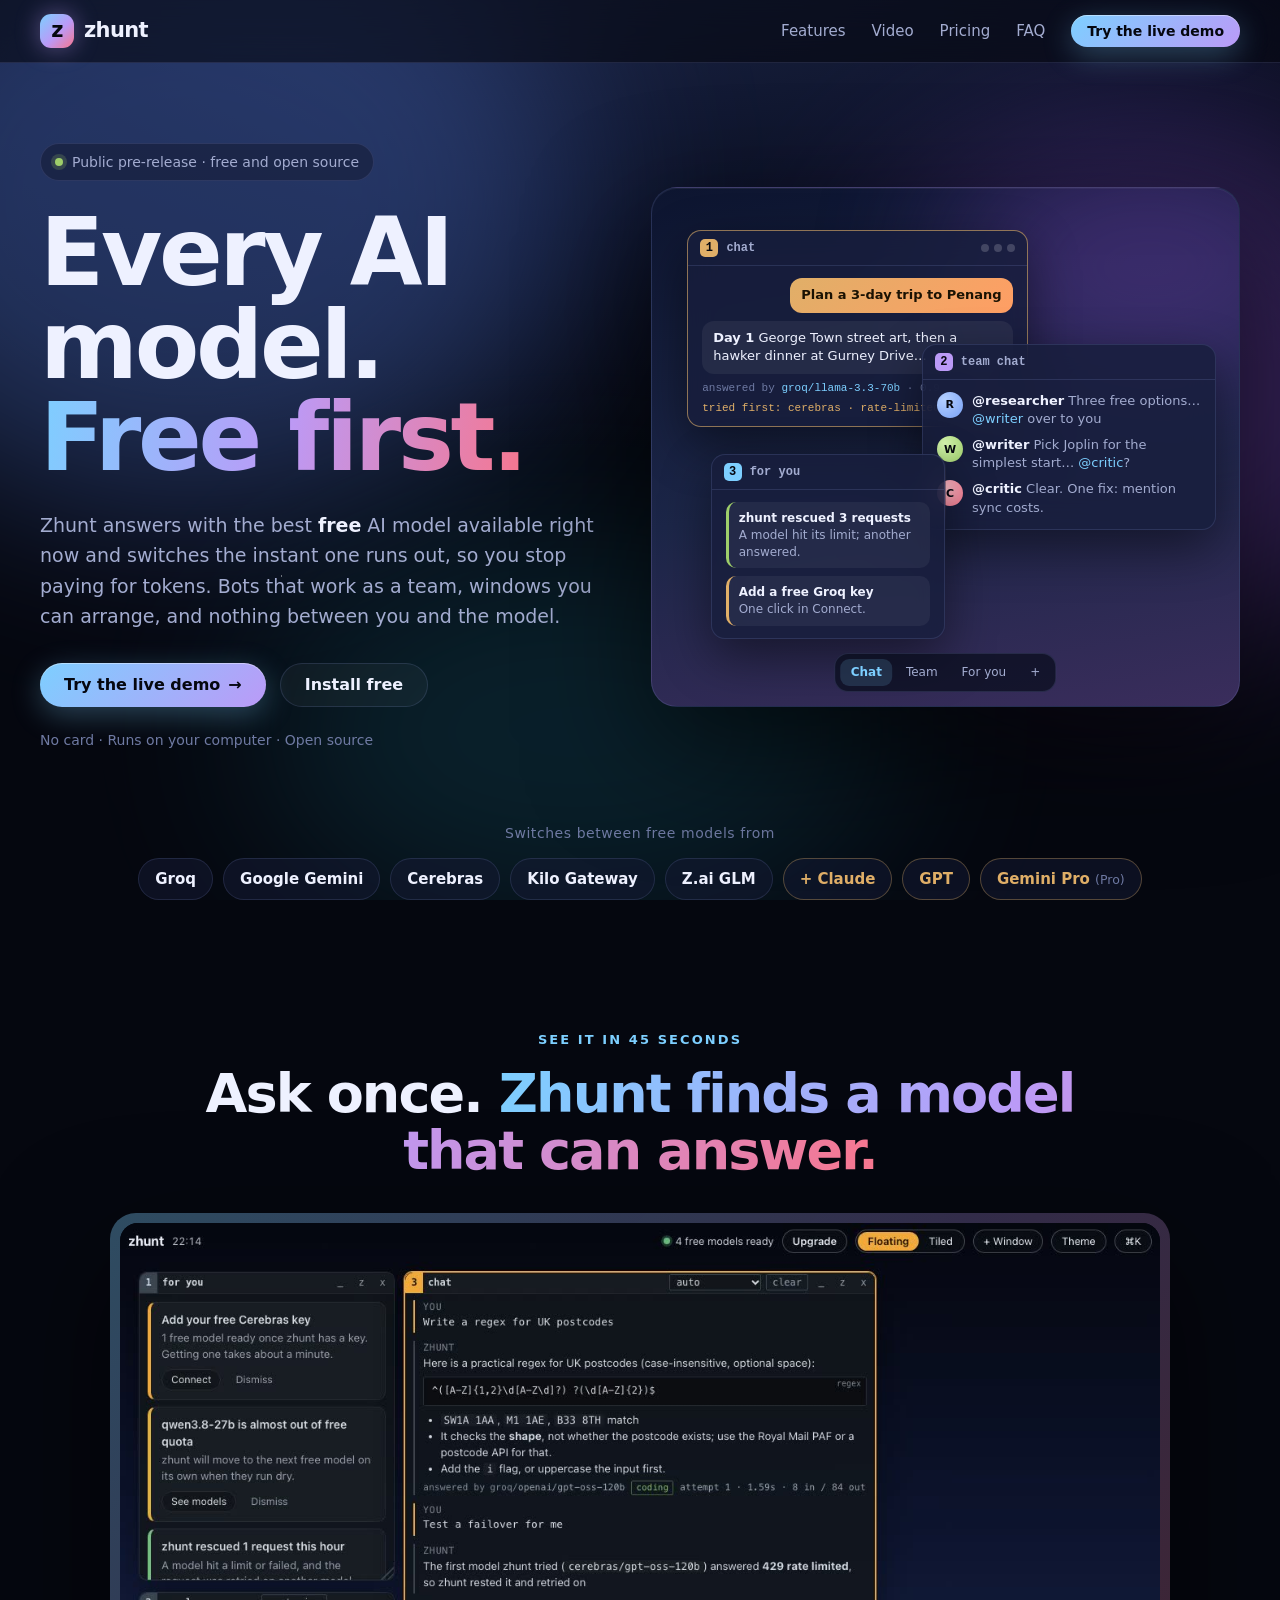
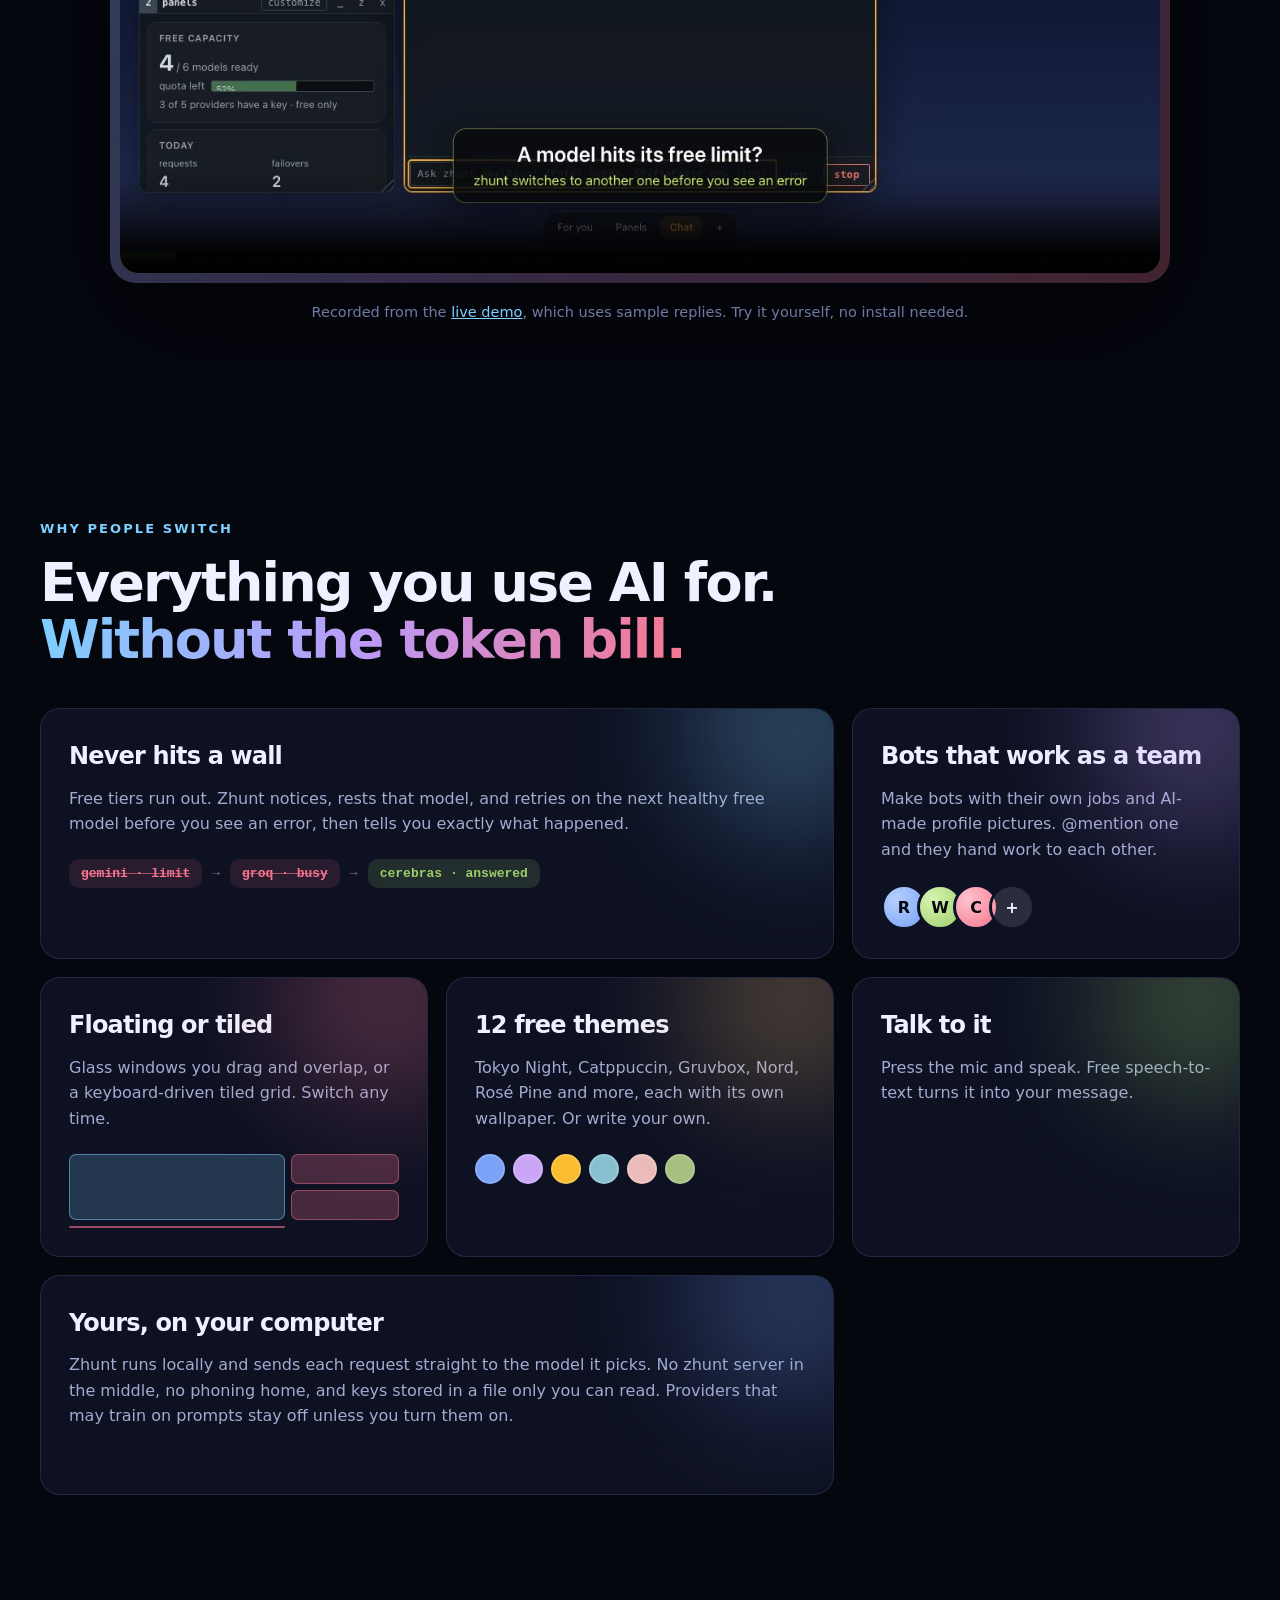
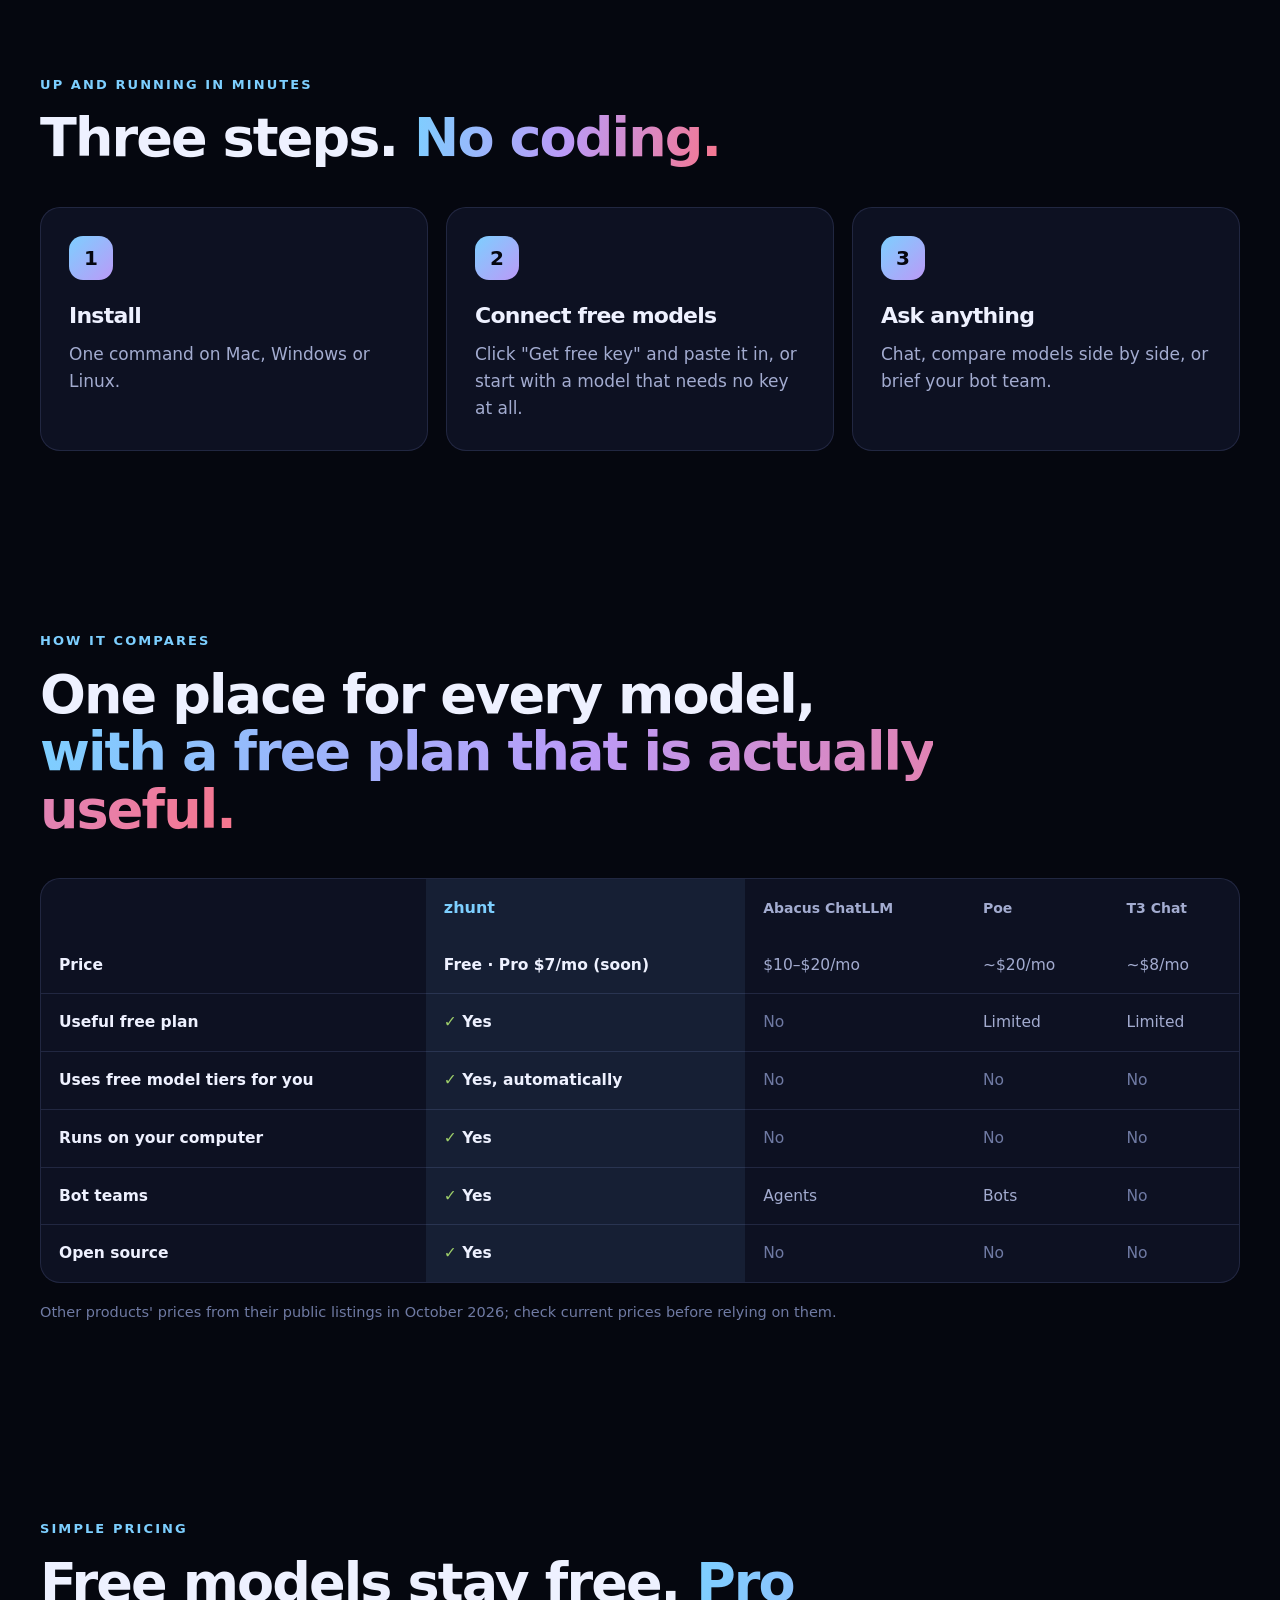
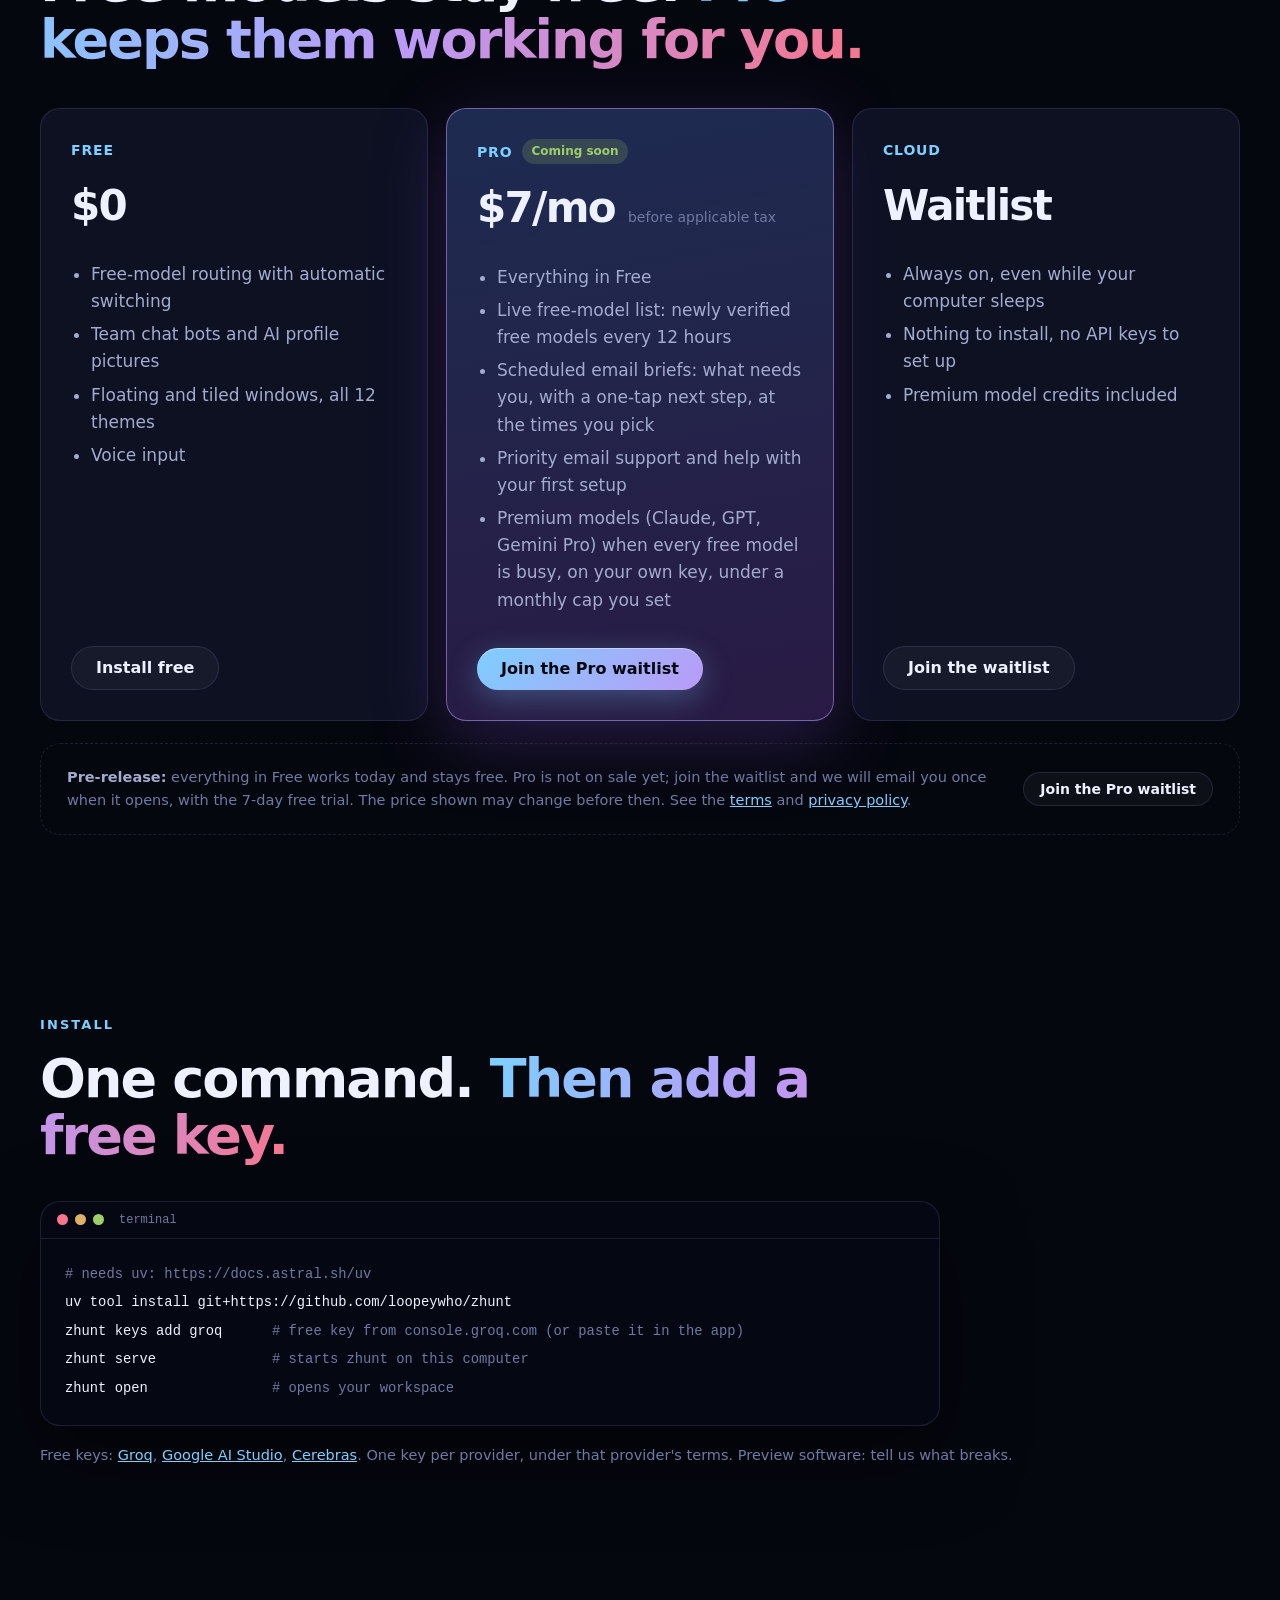
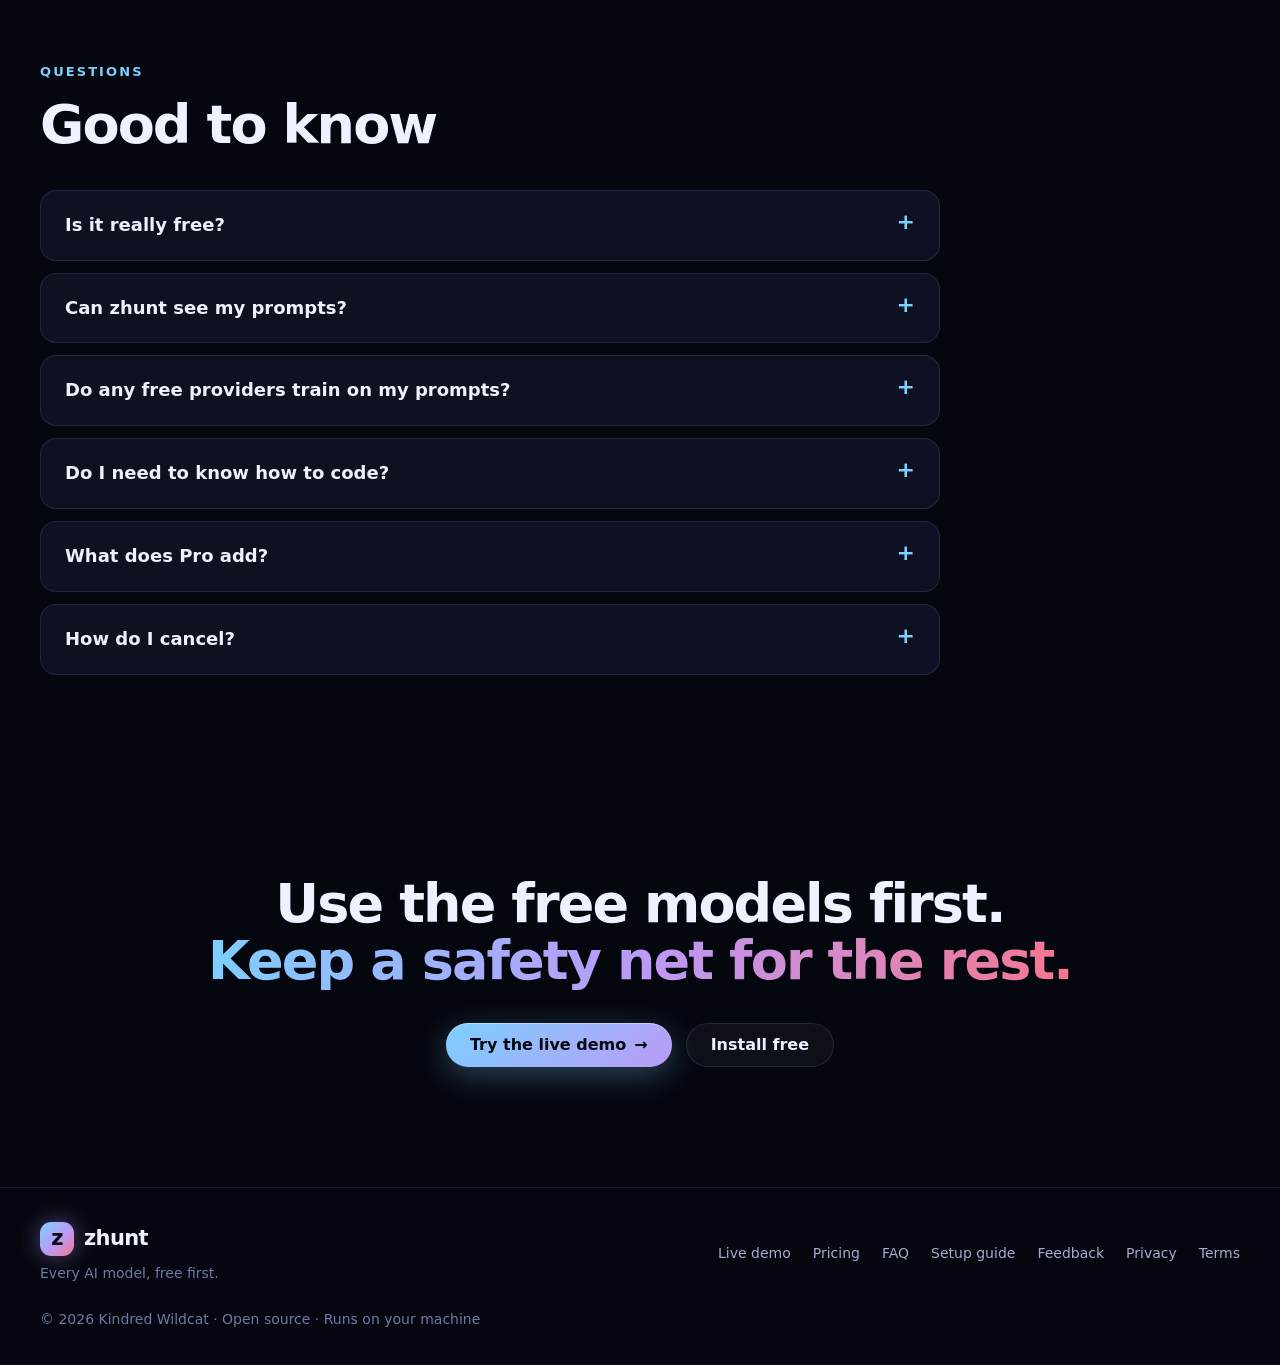
<file: site/index.html>
<!doctype html>
<html lang="en">
  <head>
    <meta charset="utf-8" />
    <meta name="viewport" content="width=device-width, initial-scale=1" />
    <meta name="description" content="Zhunt is a free AI workspace that answers with the best free model available and switches the moment one runs out. Team chat bots, floating or tiled windows, voice, and themes. Runs on your computer." />
    <link rel="canonical" href="https://zhunt.kindredwildcat.com/" />
    <meta property="og:type" content="website" />
    <meta property="og:site_name" content="Zhunt" />
    <meta property="og:title" content="Zhunt — Every AI model, free first" />
    <meta property="og:description" content="A free, open-source AI workspace on your own computer. It uses the free tiers of Groq, Gemini, Cerebras and more, and switches the moment one runs out. Works with no API keys." />
    <meta property="og:url" content="https://zhunt.kindredwildcat.com/" />
    <meta property="og:image" content="https://zhunt.kindredwildcat.com/media/zhunt-demo-poster.jpg" />
    <meta property="og:image:width" content="1280" />
    <meta property="og:image:height" content="800" />
    <meta property="og:image:alt" content="The Zhunt workspace: chat and team-chat windows answering with free AI models" />
    <meta name="twitter:card" content="summary_large_image" />
    <meta name="twitter:title" content="Zhunt — Every AI model, free first" />
    <meta name="twitter:description" content="A free, open-source AI workspace on your own computer. It uses the free tiers of Groq, Gemini, Cerebras and more, and switches the moment one runs out. Works with no API keys." />
    <meta name="twitter:image" content="https://zhunt.kindredwildcat.com/media/zhunt-demo-poster.jpg" />
    <script type="application/ld+json">{"@context": "https://schema.org", "@type": "SoftwareApplication", "name": "Zhunt", "description": "A free, open-source AI workspace on your own computer. It uses the free tiers of Groq, Gemini, Cerebras and more, and switches the moment one runs out. Works with no API keys.", "url": "https://zhunt.kindredwildcat.com/", "applicationCategory": "DeveloperApplication", "operatingSystem": "macOS, Linux, Windows", "license": "https://opensource.org/licenses/MIT", "codeRepository": "https://github.com/loopeywho/zhunt", "image": "https://zhunt.kindredwildcat.com/media/zhunt-demo-poster.jpg", "offers": {"@type": "Offer", "price": "0", "priceCurrency": "USD"}}</script>
    <meta name="theme-color" content="#05070f" />
    <title>Zhunt — Every AI model, free first</title>
    <link rel="icon" href="favicon.svg" type="image/svg+xml" />
    <link rel="stylesheet" href="styles.css" />
  </head>
  <body>
    <div class="sky" aria-hidden="true"><span class="glow g1"></span><span class="glow g2"></span><span class="glow g3"></span><span class="stars"></span></div>

    <header class="nav-bar">
      <a class="brand" href="#top" aria-label="Zhunt home"><span class="brand-mark" aria-hidden="true">z</span><span>zhunt</span></a>
      <nav class="nav" aria-label="Primary">
        <a href="#features">Features</a>
        <a href="#video">Video</a>
        <a href="#pricing">Pricing</a>
        <a href="#faq">FAQ</a>
        <a class="btn btn-glow btn-sm" href="/demo/">Try the live demo</a>
      </nav>
    </header>

    <main id="top">
      <section class="hero">
        <div class="hero-copy">
          <p class="pill"><span class="dot"></span> Public pre-release · free and open source</p>
          <h1>Every AI model.<br /><span class="gradient-text">Free first.</span></h1>
          <p class="lede">Zhunt answers with the best <strong>free</strong> AI model available right now and switches the instant one runs out, so you stop paying for tokens. Bots that work as a team, windows you can arrange, and nothing between you and the model.</p>
          <div class="hero-actions">
            <a class="btn btn-glow" href="/demo/">Try the live demo <span aria-hidden="true">→</span></a>
            <a class="btn btn-ghost" href="#install">Install free</a>
          </div>
          <p class="trust">No card · Runs on your computer · Open source</p>
        </div>

        <div class="desk" role="img" aria-label="Preview of the zhunt workspace: a chat window, a team chat with three bots, and suggestion cards">
          <div class="win win-chat">
            <div class="win-head"><span class="win-idx">1</span>chat<span class="win-dots"><i></i><i></i><i></i></span></div>
            <div class="win-body">
              <p class="bubble you">Plan a 3-day trip to Penang</p>
              <p class="bubble ai"><b>Day 1</b> George Town street art, then a hawker dinner at Gurney Drive…</p>
              <p class="meta">answered by <span>groq/llama-3.3-70b</span> · 0.9 s · free</p>
              <p class="meta warn">tried first: cerebras · rate-limited → switched</p>
            </div>
          </div>
          <div class="win win-team">
            <div class="win-head"><span class="win-idx">2</span>team chat</div>
            <div class="win-body">
              <p class="bot"><span class="av av1">R</span><span><b>@researcher</b> Three free options… <em>@writer</em> over to you</span></p>
              <p class="bot"><span class="av av2">W</span><span><b>@writer</b> Pick Joplin for the simplest start… <em>@critic</em>?</span></p>
              <p class="bot"><span class="av av3">C</span><span><b>@critic</b> Clear. One fix: mention sync costs.</span></p>
            </div>
          </div>
          <div class="win win-foryou">
            <div class="win-head"><span class="win-idx">3</span>for you</div>
            <div class="win-body">
              <p class="card-mini ok"><b>zhunt rescued 3 requests</b><br />A model hit its limit; another answered.</p>
              <p class="card-mini acc"><b>Add a free Groq key</b><br />One click in Connect.</p>
            </div>
          </div>
          <div class="dock-mini"><span class="on">Chat</span><span>Team</span><span>For you</span><span>+</span></div>
        </div>
      </section>

      <section class="providers" aria-label="Models zhunt routes between">
        <p>Switches between free models from</p>
        <ul>
          <li>Groq</li><li>Google Gemini</li><li>Cerebras</li><li>Kilo Gateway</li><li>Z.ai GLM</li>
          <li class="premium">+ Claude</li><li class="premium">GPT</li><li class="premium">Gemini Pro <small>(Pro)</small></li>
        </ul>
      </section>

      <section class="video-section" id="video" aria-labelledby="video-title">
        <p class="eyebrow">See it in 45 seconds</p>
        <h2 id="video-title">Ask once. <span class="gradient-text">Zhunt finds a model that can answer.</span></h2>
        <div class="video-frame">
          <video controls playsinline preload="none" poster="media/zhunt-demo-poster.jpg" width="1280" height="800">
            <source src="media/zhunt-demo.mp4" type="video/mp4" />
            <a href="media/zhunt-demo.mp4">Download the demo video</a>
          </video>
        </div>
        <p class="note">Recorded from the <a href="/demo/">live demo</a>, which uses sample replies. Try it yourself, no install needed.</p>
      </section>

      <section class="features" id="features" aria-labelledby="features-title">
        <p class="eyebrow">Why people switch</p>
        <h2 id="features-title">Everything you use AI for. <span class="gradient-text">Without the token bill.</span></h2>
        <div class="bento">
          <article class="tile t-wide c-cyan">
            <h3>Never hits a wall</h3>
            <p>Free tiers run out. Zhunt notices, rests that model, and retries on the next healthy free model before you see an error, then tells you exactly what happened.</p>
            <div class="flow"><span class="chip-x">gemini · limit</span><span class="arrow">→</span><span class="chip-x">groq · busy</span><span class="arrow">→</span><span class="chip-ok">cerebras · answered</span></div>
          </article>
          <article class="tile c-violet">
            <h3>Bots that work as a team</h3>
            <p>Make bots with their own jobs and AI-made profile pictures. @mention one and they hand work to each other.</p>
            <div class="avatars"><span class="av av1">R</span><span class="av av2">W</span><span class="av av3">C</span><span class="av av4">+</span></div>
          </article>
          <article class="tile c-pink">
            <h3>Floating or tiled</h3>
            <p>Glass windows you drag and overlap, or a keyboard-driven tiled grid. Switch any time.</p>
            <div class="mini-tiles"><i></i><i></i><i></i><i></i></div>
          </article>
          <article class="tile c-amber">
            <h3>12 free themes</h3>
            <p>Tokyo Night, Catppuccin, Gruvbox, Nord, Rosé Pine and more, each with its own wallpaper. Or write your own.</p>
            <div class="swatches"><i class="s1"></i><i class="s2"></i><i class="s3"></i><i class="s4"></i><i class="s5"></i><i class="s6"></i></div>
          </article>
          <article class="tile c-green">
            <h3>Talk to it</h3>
            <p>Press the mic and speak. Free speech-to-text turns it into your message.</p>
          </article>
          <article class="tile t-wide c-slate">
            <h3>Yours, on your computer</h3>
            <p>Zhunt runs locally and sends each request straight to the model it picks. No zhunt server in the middle, no phoning home, and keys stored in a file only you can read. Providers that may train on prompts stay off unless you turn them on.</p>
          </article>
        </div>
      </section>

      <section class="steps" aria-labelledby="steps-title">
        <p class="eyebrow">Up and running in minutes</p>
        <h2 id="steps-title">Three steps. <span class="gradient-text">No coding.</span></h2>
        <ol class="step-list">
          <li><span class="num">1</span><h3>Install</h3><p>One command on Mac, Windows or Linux.</p></li>
          <li><span class="num">2</span><h3>Connect free models</h3><p>Click "Get free key" and paste it in, or start with a model that needs no key at all.</p></li>
          <li><span class="num">3</span><h3>Ask anything</h3><p>Chat, compare models side by side, or brief your bot team.</p></li>
        </ol>
      </section>

      <section class="compare" aria-labelledby="compare-title">
        <p class="eyebrow">How it compares</p>
        <h2 id="compare-title">One place for every model, <span class="gradient-text">with a free plan that is actually useful.</span></h2>
        <div class="table-wrap">
          <table>
            <thead><tr><th scope="col"><span class="sr-only">Feature</span></th><th scope="col" class="us">zhunt</th><th scope="col">Abacus ChatLLM</th><th scope="col">Poe</th><th scope="col">T3 Chat</th></tr></thead>
            <tbody>
              <tr><th scope="row">Price</th><td class="us">Free · Pro $7/mo (soon)</td><td>$10–$20/mo</td><td>~$20/mo</td><td>~$8/mo</td></tr>
              <tr><th scope="row">Useful free plan</th><td class="us yes">Yes</td><td class="no">No</td><td>Limited</td><td>Limited</td></tr>
              <tr><th scope="row">Uses free model tiers for you</th><td class="us yes">Yes, automatically</td><td class="no">No</td><td class="no">No</td><td class="no">No</td></tr>
              <tr><th scope="row">Runs on your computer</th><td class="us yes">Yes</td><td class="no">No</td><td class="no">No</td><td class="no">No</td></tr>
              <tr><th scope="row">Bot teams</th><td class="us yes">Yes</td><td>Agents</td><td>Bots</td><td class="no">No</td></tr>
              <tr><th scope="row">Open source</th><td class="us yes">Yes</td><td class="no">No</td><td class="no">No</td><td class="no">No</td></tr>
            </tbody>
          </table>
        </div>
        <p class="note">Other products' prices from their public listings in October 2026; check current prices before relying on them.</p>
      </section>

      <section class="pricing" id="pricing" aria-labelledby="pricing-title">
        <p class="eyebrow">Simple pricing</p>
        <h2 id="pricing-title">Free models stay free. <span class="gradient-text">Pro keeps them working for you.</span></h2>
        <div class="plans">
          <article class="plan">
            <p class="plan-name">Free</p>
            <p class="plan-price">$0</p>
            <ul><li>Free-model routing with automatic switching</li><li>Team chat bots and AI profile pictures</li><li>Floating and tiled windows, all 12 themes</li><li>Voice input</li></ul>
            <a class="btn btn-ghost" href="#install">Install free</a>
          </article>
          <article class="plan plan-pro">
            <p class="plan-name">Pro <span class="tag">Coming soon</span></p>
            <p class="plan-price">$7/mo <small>before applicable tax</small></p>
            <ul><li>Everything in Free</li><li>Live free-model list: newly verified free models every 12 hours</li><li>Scheduled email briefs: what needs you, with a one-tap next step, at the times you pick</li><li>Priority email support and help with your first setup</li><li>Premium models (Claude, GPT, Gemini Pro) when every free model is busy, on your own key, under a monthly cap you set</li></ul>
            <a class="btn btn-glow" href="mailto:kwokwingfoods@gmail.com?subject=%5Bzhunt%20Pro%5D%20waitlist">Join the Pro waitlist</a>
          </article>
          <article class="plan">
            <p class="plan-name">Cloud</p>
            <p class="plan-price">Waitlist</p>
            <ul><li>Always on, even while your computer sleeps</li><li>Nothing to install, no API keys to set up</li><li>Premium model credits included</li></ul>
            <a class="btn btn-ghost" href="mailto:kwokwingfoods@gmail.com?subject=Zhunt%20Cloud%20waitlist">Join the waitlist</a>
          </article>
        </div>
        <div class="checkout" id="checkout">
          <p><strong>Pre-release:</strong> everything in Free works today and stays free. Pro is not on sale yet; join the waitlist and we will email you once when it opens, with the 7-day free trial. The price shown may change before then. See the <a href="terms.html">terms</a> and <a href="privacy.html">privacy policy</a>.</p>
          <a class="btn btn-ghost btn-sm" href="mailto:kwokwingfoods@gmail.com?subject=%5Bzhunt%20Pro%5D%20waitlist">Join the Pro waitlist</a>
        </div>
      </section>

      <section class="install" id="install" aria-labelledby="install-title">
        <p class="eyebrow">Install</p>
        <h2 id="install-title">One command. <span class="gradient-text">Then add a free key.</span></h2>
        <div class="terminal">
          <div class="term-head"><i></i><i></i><i></i><span>terminal</span></div>
<pre><code><span class="c"># needs uv: https://docs.astral.sh/uv</span>
uv tool install git+https://github.com/loopeywho/zhunt
zhunt keys add groq      <span class="c"># free key from console.groq.com (or paste it in the app)</span>
zhunt serve              <span class="c"># starts zhunt on this computer</span>
zhunt open               <span class="c"># opens your workspace</span></code></pre>
        </div>
        <p class="note">Free keys: <a href="https://console.groq.com/keys" target="_blank" rel="noopener">Groq</a>, <a href="https://aistudio.google.com/apikey" target="_blank" rel="noopener">Google AI Studio</a>, <a href="https://cloud.cerebras.ai" target="_blank" rel="noopener">Cerebras</a>. One key per provider, under that provider's terms. Preview software: tell us what breaks.</p>
      </section>

      <section class="faq" id="faq" aria-labelledby="faq-title">
        <p class="eyebrow">Questions</p>
        <h2 id="faq-title">Good to know</h2>
        <div class="faq-list">
          <details><summary>Is it really free?</summary><p>Yes. Zhunt uses the free tiers that AI providers offer (Groq, Google, Cerebras and others) and moves to the next one when a limit is reached. It answers with no keys at all; one free key makes it faster. Nothing costs money unless you later choose Pro and add a paid key for premium models.</p></details>
          <details><summary>Can zhunt see my prompts?</summary><p>No. Zhunt runs on your computer and sends each request directly to the provider it picks; there is no zhunt server in between. That provider receives your prompt under its own terms, as if you used it directly.</p></details>
          <details><summary>Do any free providers train on my prompts?</summary><p>Some free tiers say they may. Zhunt labels them and keeps them off unless you switch them on, which adds capacity (including a provider that needs no key at all).</p></details>
          <details><summary>Do I need to know how to code?</summary><p>No. You run one install command once; everything else happens in the app, including adding keys.</p></details>
          <details><summary>What does Pro add?</summary><p>When every free model is busy, Pro steps up to a premium model (Claude, GPT or Gemini Pro) using your own paid key, under a monthly spending cap you choose. Everything else is free.</p></details>
          <details><summary>How do I cancel?</summary><p>Any time before renewal, from the billing link in your Stripe receipt. Pro keeps working to the end of the paid period, and the free version keeps working after that.</p></details>
        </div>
      </section>

      <section class="final">
        <h2>Use the free models first.<br /><span class="gradient-text">Keep a safety net for the rest.</span></h2>
        <div class="hero-actions center">
          <a class="btn btn-glow" href="/demo/">Try the live demo <span aria-hidden="true">→</span></a>
          <a class="btn btn-ghost" href="#install">Install free</a>
        </div>
      </section>
    </main>

    <footer class="footer">
      <div><a class="brand" href="#top"><span class="brand-mark" aria-hidden="true">z</span><span>zhunt</span></a><p>Every AI model, free first.</p></div>
      <nav class="footer-links" aria-label="Footer"><a href="/demo/">Live demo</a><a href="#pricing">Pricing</a><a href="#faq">FAQ</a><a href="setup.html">Setup guide</a><a href="mailto:kwokwingfoods@gmail.com?subject=Zhunt%20feedback">Feedback</a><a href="privacy.html">Privacy</a><a href="terms.html">Terms</a></nav>
      <p class="footer-meta">© 2026 Kindred Wildcat · Open source · Runs on your machine</p>
    </footer>
  </body>
</html>
</file>
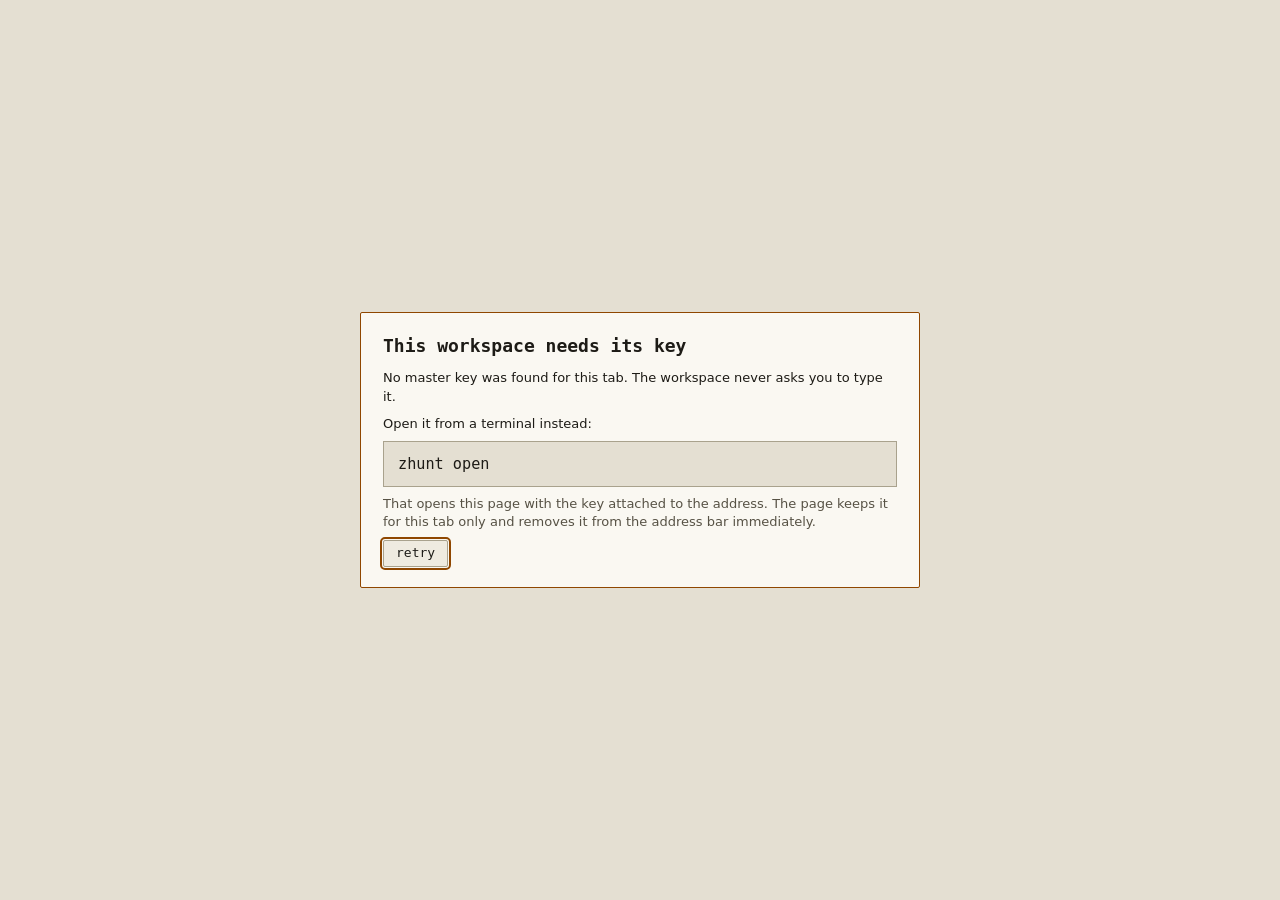
<file: zhunt/workspace/index.html>
<!doctype html>
<html lang="en" data-theme="dark">
<head>
  <meta charset="utf-8">
  <meta name="viewport" content="width=device-width, initial-scale=1">
  <meta name="color-scheme" content="dark light">
  <meta name="referrer" content="no-referrer">
  <title>zhunt workspace</title>
  <link rel="icon" href="data:,">
  <script src="js/boot-theme.js"></script>
  <link rel="stylesheet" href="css/base.css">
  <link rel="stylesheet" href="css/themes/dark.css">
  <link rel="stylesheet" href="css/themes/light.css">
  <link rel="stylesheet" href="css/tiling.css">
  <link rel="stylesheet" href="css/tiles.css">
  <link rel="stylesheet" href="css/overlay.css">
  <link rel="stylesheet" href="css/desktop.css">
  <link rel="stylesheet" href="css/wallpapers.css">
  <link rel="stylesheet" href="vendor/xterm.css">
  <link rel="stylesheet" href="css/engineering.css">
</head>
<body>
  <div id="app">
    <header id="topbar" aria-label="Desktop"></header>
    <div id="stage-wrap"><main id="stage" aria-label="Windows"></main><nav id="dock" aria-label="Open windows" hidden></nav></div>
    <footer id="statusbar" aria-label="Status"></footer>
  </div>
  <div id="overlay-root"></div>
  <noscript><p class="fatal">The zhunt workspace needs JavaScript. It loads nothing from the network except the local daemon.</p></noscript>
  <script src="vendor/xterm.js"></script>
  <script src="vendor/addon-fit.js"></script>
  <script type="module" src="js/main.js"></script>
</body>
</html>
</file>
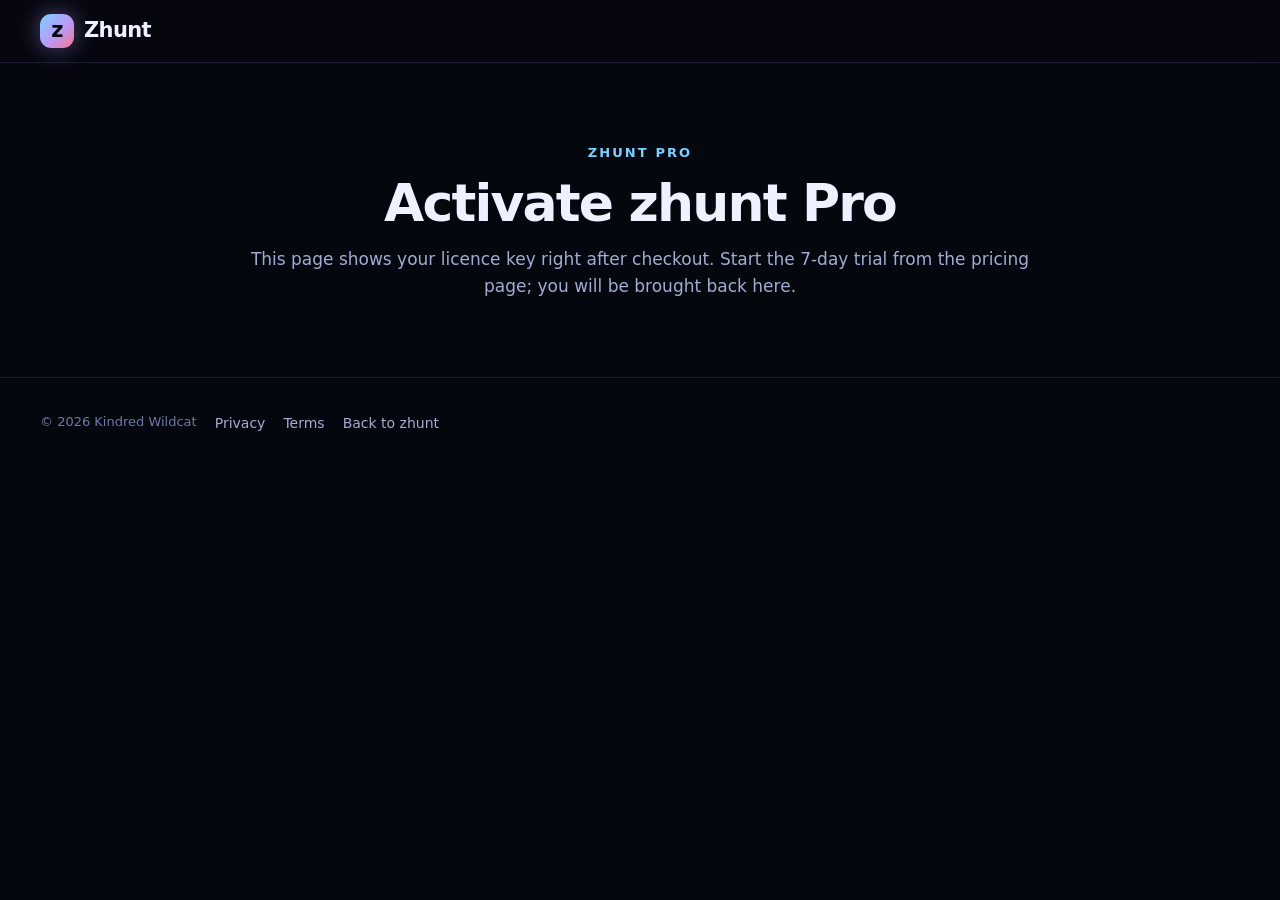
<file: site/activate.html>
<!doctype html>
<html lang="en">
  <head>
    <meta charset="utf-8" />
    <meta name="viewport" content="width=device-width, initial-scale=1" />
    <meta name="robots" content="noindex" />
    <meta name="referrer" content="no-referrer" />
    <title>Zhunt — Activate Pro</title>
    <link rel="icon" href="favicon.svg" type="image/svg+xml" />
    <link rel="stylesheet" href="styles.css" />
  </head>
  <body>
    <div class="page-shell">
      <header class="site-header">
        <a class="brand" href="./" aria-label="Zhunt home"><span class="brand-mark" aria-hidden="true">z</span><span>Zhunt</span></a>
      </header>
      <main class="activate-main">
        <p class="eyebrow">Zhunt Pro</p>
        <h1 class="activate-title" id="title">Getting your licence key…</h1>
        <p class="section-intro" id="detail">One moment while we confirm your checkout with Stripe.</p>
        <div class="install-card" id="result" hidden>
          <pre class="install-code licence-code"><code id="licence"></code></pre>
          <div class="hero-actions"><button class="button button-primary" type="button" id="copy">Copy key</button></div>
        </div>
        <div class="install-card" id="next" hidden>
          <p class="section-intro">Then, in a terminal on the computer where zhunt runs:</p>
<pre class="install-code"><code>zhunt licence activate     # paste the key when asked
zhunt licence status       # shows Pro and what it includes</code></pre>
          <p class="section-note">The key is checked on your machine, offline. Keep it private: anyone with it can use your Pro plan. When your subscription renews, run <code>zhunt licence renew</code>.</p>
        </div>
      </main>
      <footer class="site-footer"><div class="footer-meta"><span>© 2026 Kindred Wildcat</span><a href="privacy.html">Privacy</a><a href="terms.html">Terms</a><a href="./">Back to zhunt</a></div></footer>
    </div>
    <script src="activate.js"></script>
  </body>
</html>
</file>
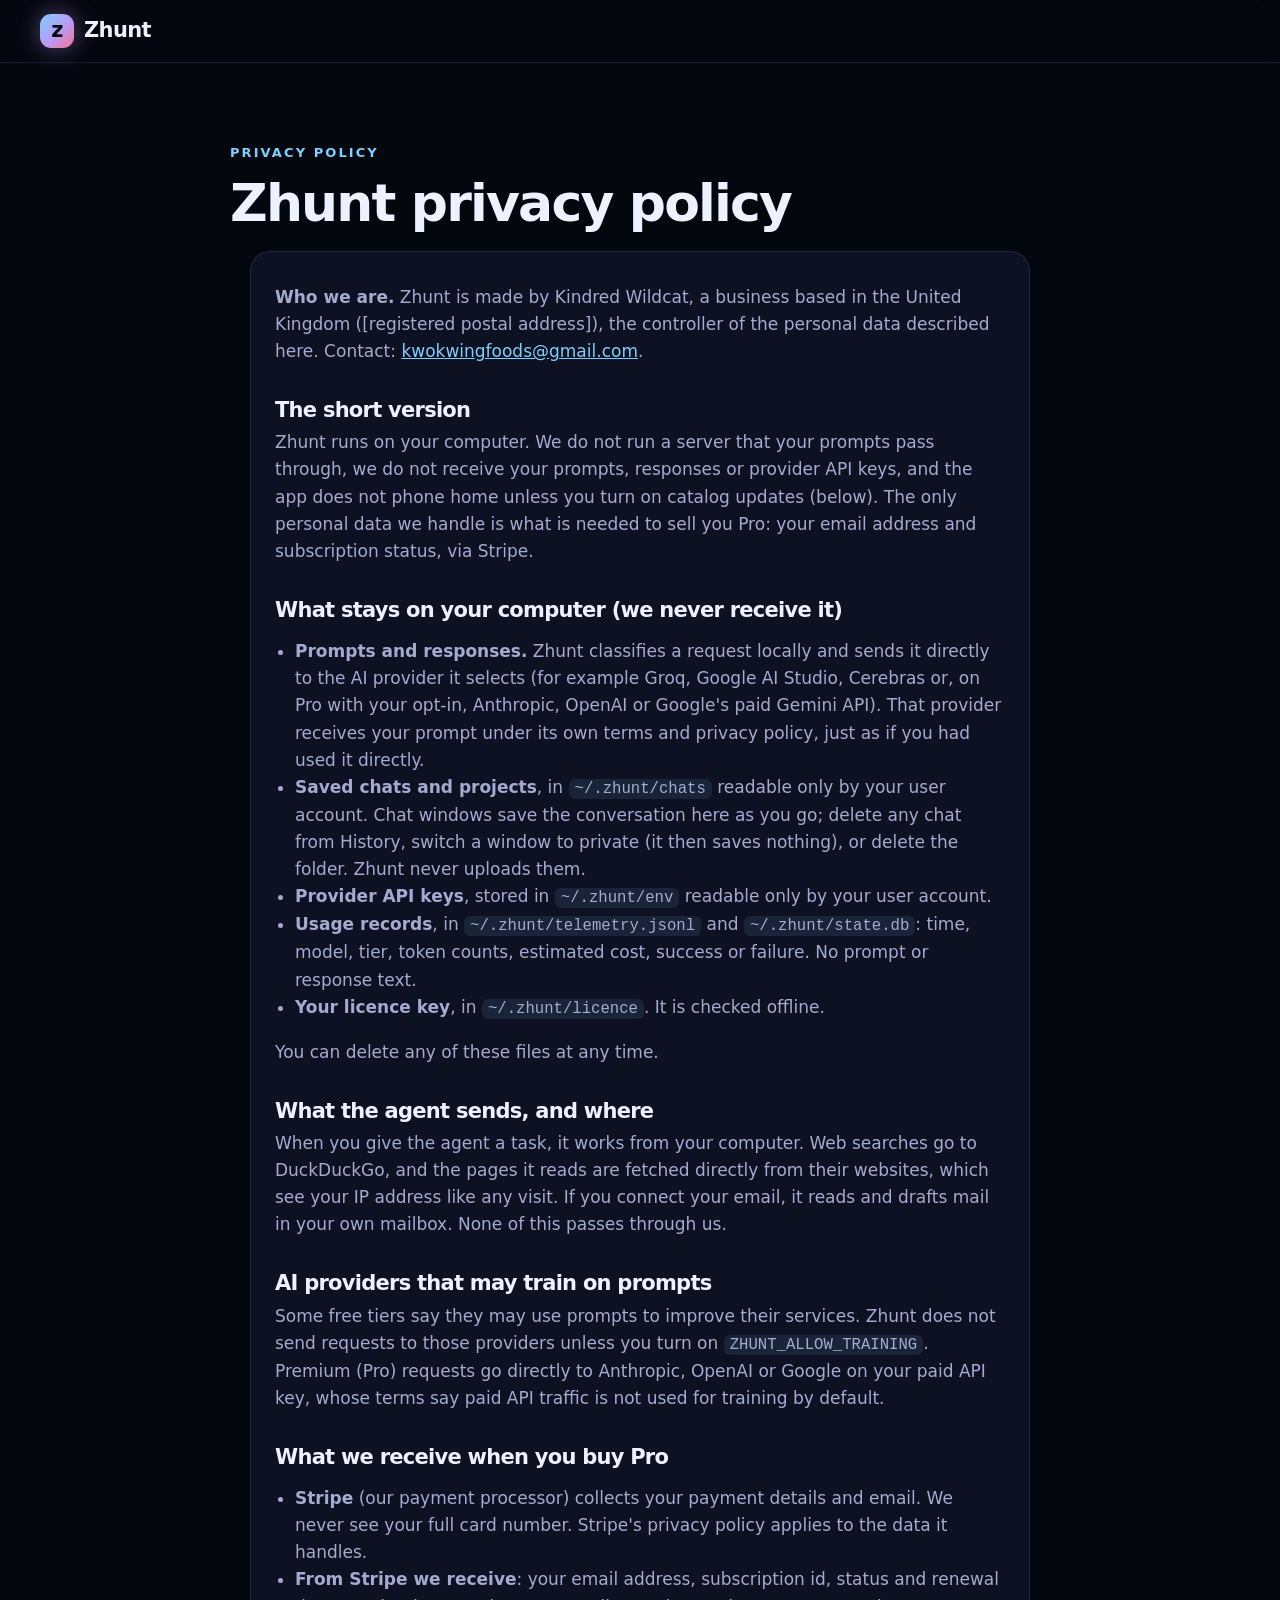
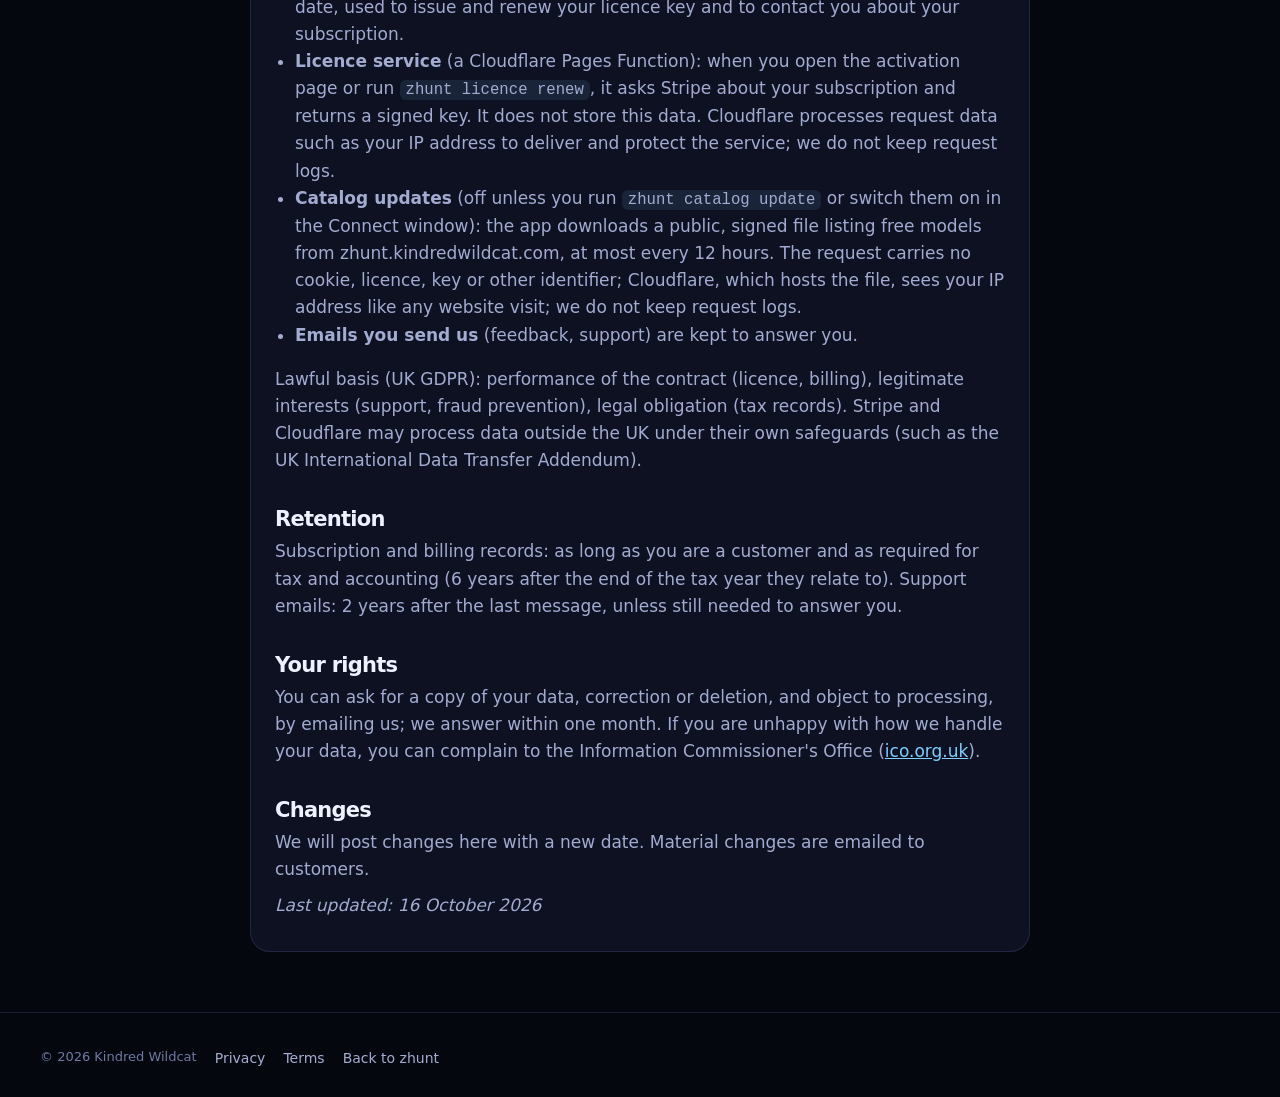
<file: site/privacy.html>
<!doctype html>
<html lang="en">
  <head>
    <meta charset="utf-8" />
    <meta name="viewport" content="width=device-width, initial-scale=1" />
    <title>Zhunt — Privacy policy</title>
    <meta name="description" content="What Zhunt and Kindred Wildcat do with your data: your prompts and keys stay on your computer." />
    <link rel="canonical" href="https://zhunt.kindredwildcat.com/privacy" />
    <meta property="og:type" content="website" />
    <meta property="og:site_name" content="Zhunt" />
    <meta property="og:title" content="Zhunt — Privacy policy" />
    <meta property="og:description" content="What Zhunt and Kindred Wildcat do with your data: your prompts and keys stay on your computer." />
    <meta property="og:url" content="https://zhunt.kindredwildcat.com/privacy" />
    <meta property="og:image" content="https://zhunt.kindredwildcat.com/media/zhunt-demo-poster.jpg" />
    <meta property="og:image:width" content="1280" />
    <meta property="og:image:height" content="800" />
    <meta property="og:image:alt" content="The Zhunt workspace: chat and team-chat windows answering with free AI models" />
    <meta name="twitter:card" content="summary_large_image" />
    <meta name="twitter:title" content="Zhunt — Privacy policy" />
    <meta name="twitter:description" content="What Zhunt and Kindred Wildcat do with your data: your prompts and keys stay on your computer." />
    <meta name="twitter:image" content="https://zhunt.kindredwildcat.com/media/zhunt-demo-poster.jpg" />
    <link rel="icon" href="favicon.svg" type="image/svg+xml" />
    <link rel="stylesheet" href="styles.css" />
  </head>
  <body>
    <div class="page-shell">
      <header class="site-header">
        <a class="brand" href="./" aria-label="Zhunt home"><span class="brand-mark" aria-hidden="true">z</span><span>Zhunt</span></a>
      </header>
      <main class="activate-main guide">
        <p class="eyebrow">Privacy policy</p>
        <h1 class="activate-title">Zhunt privacy policy</h1>
        <section class="install-card legal">
          <p><strong>Who we are.</strong> Zhunt is made by Kindred Wildcat, a business based in the United Kingdom ([registered postal address]), the controller of the personal data described here. Contact: <a href="mailto:kwokwingfoods@gmail.com">kwokwingfoods@gmail.com</a>.</p>
          <h2>The short version</h2>
          <p>Zhunt runs on your computer. We do not run a server that your prompts pass through, we do not receive your prompts, responses or provider API keys, and the app does not phone home unless you turn on catalog updates (below). The only personal data we handle is what is needed to sell you Pro: your email address and subscription status, via Stripe.</p>
          <h2>What stays on your computer (we never receive it)</h2>
          <ul><li><strong>Prompts and responses.</strong> Zhunt classifies a request locally and sends it directly to the AI provider it selects (for example Groq, Google AI Studio, Cerebras or, on Pro with your opt-in, Anthropic, OpenAI or Google's paid Gemini API). That provider receives your prompt under its own terms and privacy policy, just as if you had used it directly.</li><li><strong>Saved chats and projects</strong>, in <code>~/.zhunt/chats</code> readable only by your user account. Chat windows save the conversation here as you go; delete any chat from History, switch a window to private (it then saves nothing), or delete the folder. Zhunt never uploads them.</li><li><strong>Provider API keys</strong>, stored in <code>~/.zhunt/env</code> readable only by your user account.</li><li><strong>Usage records</strong>, in <code>~/.zhunt/telemetry.jsonl</code> and <code>~/.zhunt/state.db</code>: time, model, tier, token counts, estimated cost, success or failure. No prompt or response text.</li><li><strong>Your licence key</strong>, in <code>~/.zhunt/licence</code>. It is checked offline.</li></ul>
          <p>You can delete any of these files at any time.</p>
          <h2>What the agent sends, and where</h2>
          <p>When you give the agent a task, it works from your computer. Web searches go to DuckDuckGo, and the pages it reads are fetched directly from their websites, which see your IP address like any visit. If you connect your email, it reads and drafts mail in your own mailbox. None of this passes through us.</p>
          <h2>AI providers that may train on prompts</h2>
          <p>Some free tiers say they may use prompts to improve their services. Zhunt does not send requests to those providers unless you turn on <code>ZHUNT_ALLOW_TRAINING</code>. Premium (Pro) requests go directly to Anthropic, OpenAI or Google on your paid API key, whose terms say paid API traffic is not used for training by default.</p>
          <h2>What we receive when you buy Pro</h2>
          <ul><li><strong>Stripe</strong> (our payment processor) collects your payment details and email. We never see your full card number. Stripe's privacy policy applies to the data it handles.</li><li><strong>From Stripe we receive</strong>: your email address, subscription id, status and renewal date, used to issue and renew your licence key and to contact you about your subscription.</li><li><strong>Licence service</strong> (a Cloudflare Pages Function): when you open the activation page or run <code>zhunt licence renew</code>, it asks Stripe about your subscription and returns a signed key. It does not store this data. Cloudflare processes request data such as your IP address to deliver and protect the service; we do not keep request logs.</li><li><strong>Catalog updates</strong> (off unless you run <code>zhunt catalog update</code> or switch them on in the Connect window): the app downloads a public, signed file listing free models from zhunt.kindredwildcat.com, at most every 12 hours. The request carries no cookie, licence, key or other identifier; Cloudflare, which hosts the file, sees your IP address like any website visit; we do not keep request logs.</li><li><strong>Emails you send us</strong> (feedback, support) are kept to answer you.</li></ul>
          <p>Lawful basis (UK GDPR): performance of the contract (licence, billing), legitimate interests (support, fraud prevention), legal obligation (tax records). Stripe and Cloudflare may process data outside the UK under their own safeguards (such as the UK International Data Transfer Addendum).</p>
          <h2>Retention</h2>
          <p>Subscription and billing records: as long as you are a customer and as required for tax and accounting (6 years after the end of the tax year they relate to). Support emails: 2 years after the last message, unless still needed to answer you.</p>
          <h2>Your rights</h2>
          <p>You can ask for a copy of your data, correction or deletion, and object to processing, by emailing us; we answer within one month. If you are unhappy with how we handle your data, you can complain to the Information Commissioner's Office (<a href="https://ico.org.uk/make-a-complaint/" target="_blank" rel="noopener">ico.org.uk</a>).</p>
          <h2>Changes</h2>
          <p>We will post changes here with a new date. Material changes are emailed to customers.</p>
          <p><em>Last updated: 16 October 2026</em></p>
        </section>
      </main>
      <footer class="site-footer"><div class="footer-meta"><span>© 2026 Kindred Wildcat</span><a href="privacy.html">Privacy</a><a href="terms.html">Terms</a><a href="./">Back to zhunt</a></div></footer>
    </div>
  </body>
</html>
</file>
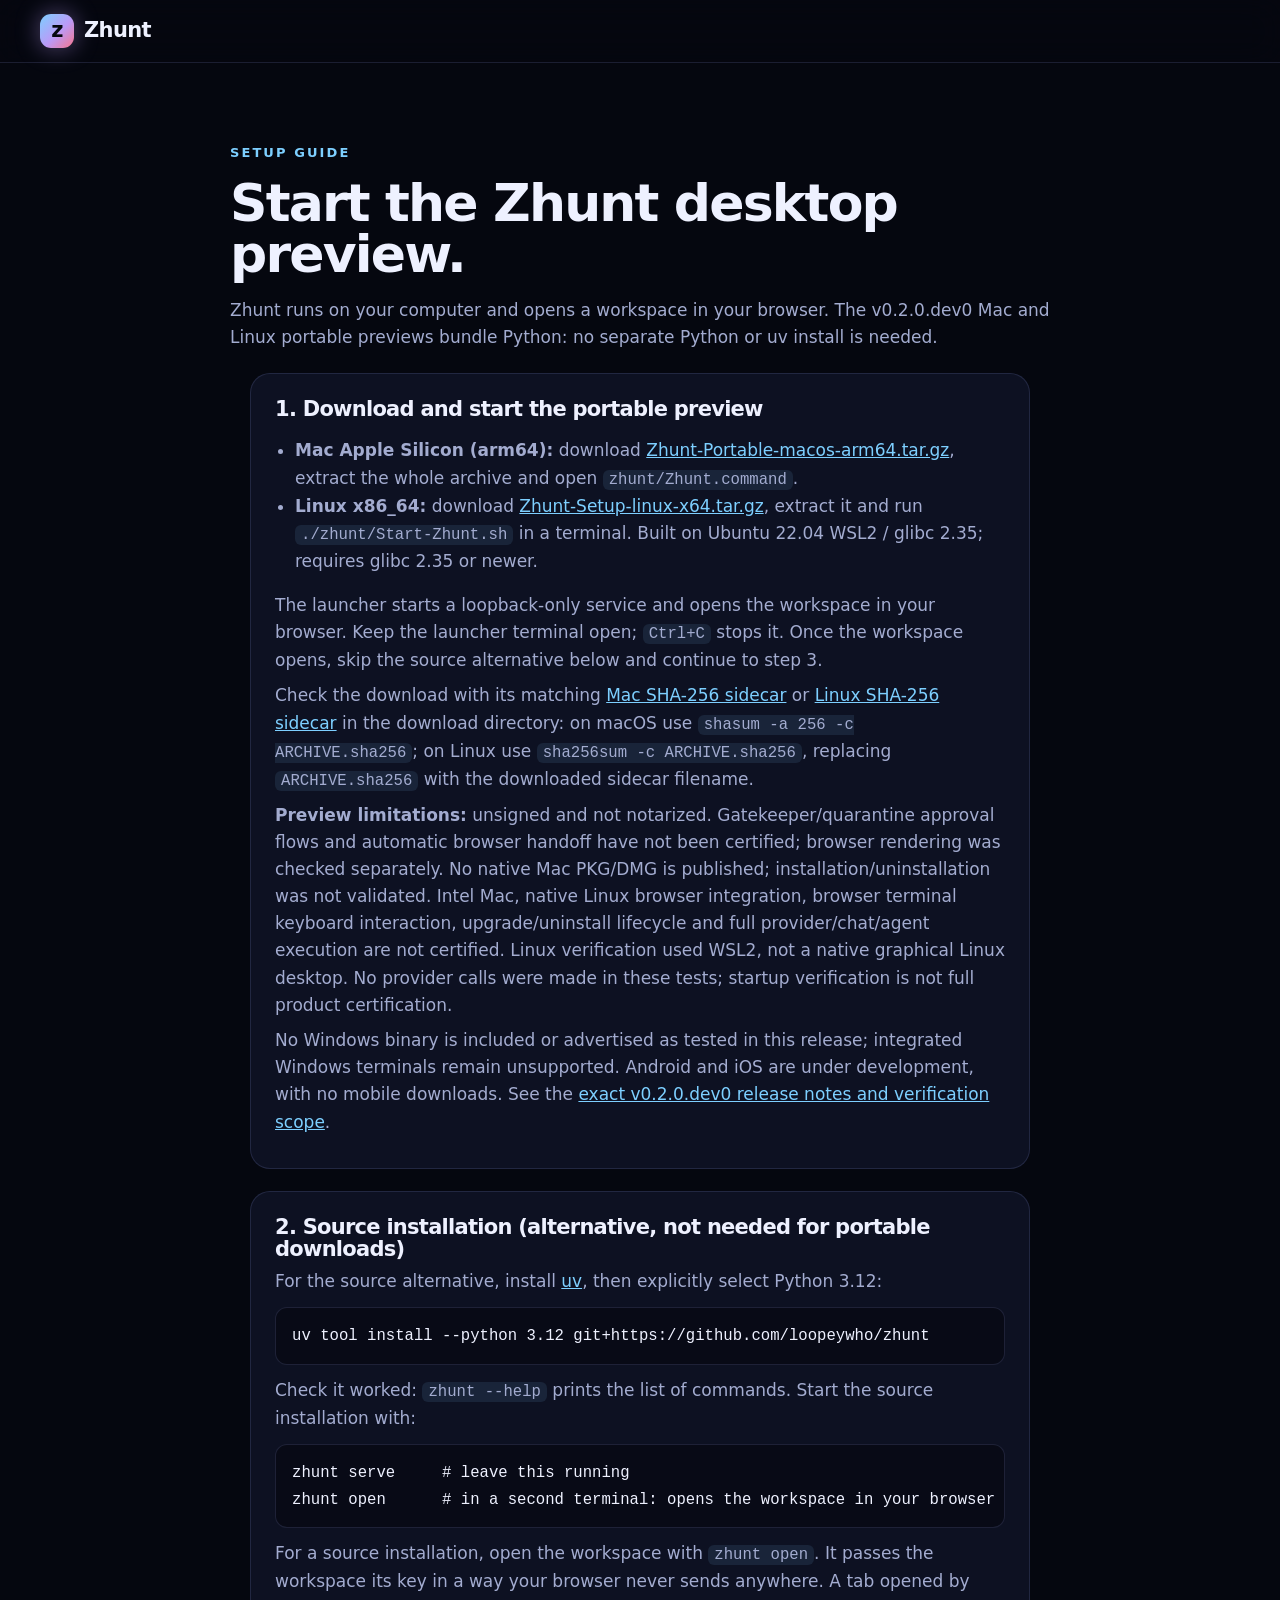
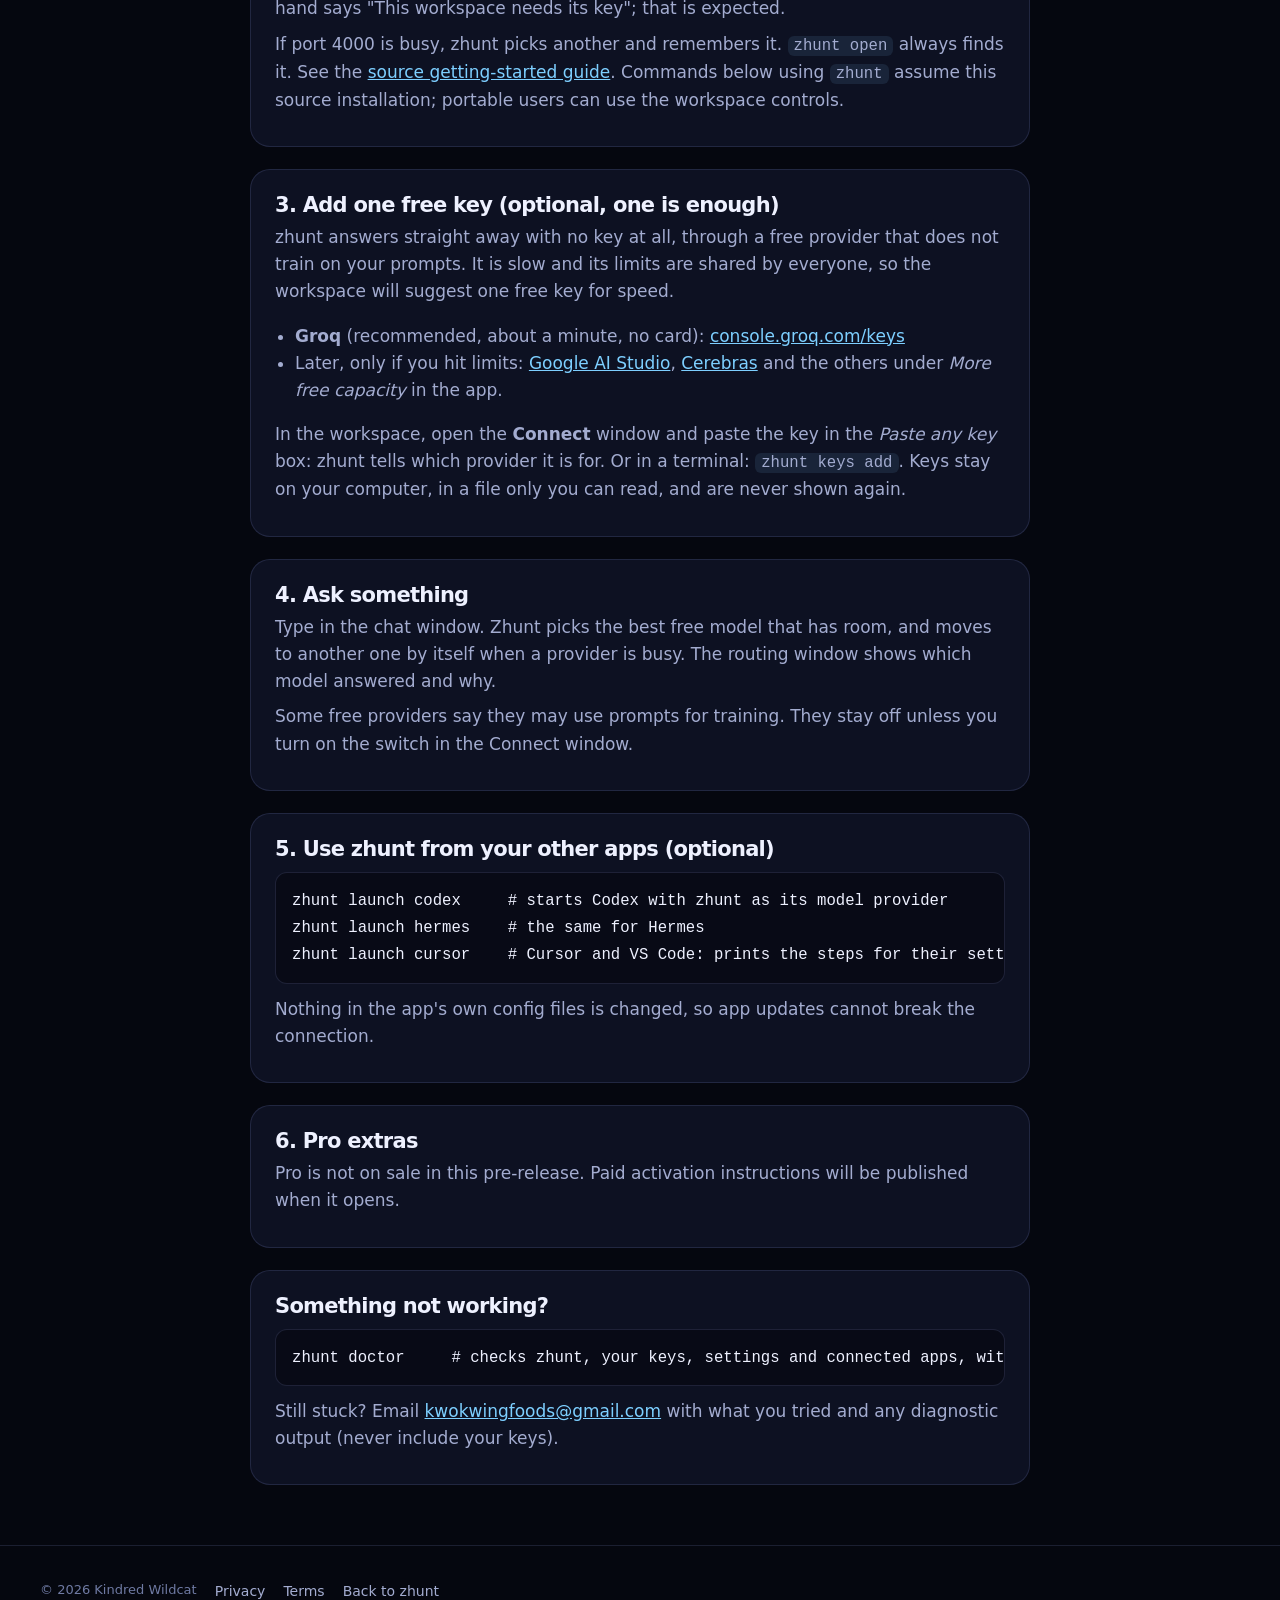
<file: site/setup.html>
<!doctype html>
<html lang="en">
  <head>
    <meta charset="utf-8" />
    <meta name="viewport" content="width=device-width, initial-scale=1" />
    <title>Zhunt — Setup guide</title>
    <meta name="description" content="Install zhunt, add your first free key, open the workspace and connect your apps, step by step." />
    <link rel="canonical" href="https://zhunt.kindredwildcat.com/setup" />
    <meta property="og:type" content="website" />
    <meta property="og:site_name" content="Zhunt" />
    <meta property="og:title" content="Zhunt — Setup guide" />
    <meta property="og:description" content="Install zhunt, add your first free key, open the workspace and connect your apps, step by step." />
    <meta property="og:url" content="https://zhunt.kindredwildcat.com/setup" />
    <meta property="og:image" content="https://zhunt.kindredwildcat.com/media/zhunt-demo-poster.jpg" />
    <meta property="og:image:width" content="1280" />
    <meta property="og:image:height" content="800" />
    <meta property="og:image:alt" content="The Zhunt workspace: chat and team-chat windows answering with free AI models" />
    <meta name="twitter:card" content="summary_large_image" />
    <meta name="twitter:title" content="Zhunt — Setup guide" />
    <meta name="twitter:description" content="Install zhunt, add your first free key, open the workspace and connect your apps, step by step." />
    <meta name="twitter:image" content="https://zhunt.kindredwildcat.com/media/zhunt-demo-poster.jpg" />
    <link rel="icon" href="favicon.svg" type="image/svg+xml" />
    <link rel="stylesheet" href="styles.css" />
  </head>
  <body>
    <div class="page-shell">
      <header class="site-header">
        <a class="brand" href="./" aria-label="Zhunt home"><span class="brand-mark" aria-hidden="true">z</span><span>Zhunt</span></a>
      </header>
      <main class="activate-main guide">
        <p class="eyebrow">Setup guide</p>
        <h1 class="activate-title">Start the Zhunt desktop preview.</h1>
        <p class="section-intro">Zhunt runs on your computer and opens a workspace in your browser. The v0.2.0.dev0 Mac and Linux portable previews bundle Python: no separate Python or uv install is needed.</p>

        <section class="install-card" aria-labelledby="s1">
          <h2 id="s1">1. Download and start the portable preview</h2>
          <ul>
            <li><strong>Mac Apple Silicon (arm64):</strong> download <a href="https://github.com/loopeywho/zhunt/releases/download/v0.2.0.dev0/Zhunt-Portable-macos-arm64.tar.gz">Zhunt-Portable-macos-arm64.tar.gz</a>, extract the whole archive and open <code>zhunt/Zhunt.command</code>.</li>
            <li><strong>Linux x86_64:</strong> download <a href="https://github.com/loopeywho/zhunt/releases/download/v0.2.0.dev0/Zhunt-Setup-linux-x64.tar.gz">Zhunt-Setup-linux-x64.tar.gz</a>, extract it and run <code>./zhunt/Start-Zhunt.sh</code> in a terminal. Built on Ubuntu 22.04 WSL2 / glibc 2.35; requires glibc 2.35 or newer.</li>
          </ul>
          <p>The launcher starts a loopback-only service and opens the workspace in your browser. Keep the launcher terminal open; <code>Ctrl+C</code> stops it. Once the workspace opens, skip the source alternative below and continue to step 3.</p>
          <p>Check the download with its matching <a href="https://github.com/loopeywho/zhunt/releases/download/v0.2.0.dev0/Zhunt-Portable-macos-arm64.tar.gz.sha256">Mac SHA-256 sidecar</a> or <a href="https://github.com/loopeywho/zhunt/releases/download/v0.2.0.dev0/Zhunt-Setup-linux-x64.tar.gz.sha256">Linux SHA-256 sidecar</a> in the download directory: on macOS use <code>shasum -a 256 -c ARCHIVE.sha256</code>; on Linux use <code>sha256sum -c ARCHIVE.sha256</code>, replacing <code>ARCHIVE.sha256</code> with the downloaded sidecar filename.</p>
          <p><strong>Preview limitations:</strong> unsigned and not notarized. Gatekeeper/quarantine approval flows and automatic browser handoff have not been certified; browser rendering was checked separately. No native Mac PKG/DMG is published; installation/uninstallation was not validated. Intel Mac, native Linux browser integration, browser terminal keyboard interaction, upgrade/uninstall lifecycle and full provider/chat/agent execution are not certified. Linux verification used WSL2, not a native graphical Linux desktop. No provider calls were made in these tests; startup verification is not full product certification.</p>
          <p>No Windows binary is included or advertised as tested in this release; integrated Windows terminals remain unsupported. Android and iOS are under development, with no mobile downloads. See the <a href="https://github.com/loopeywho/zhunt/releases/tag/v0.2.0.dev0">exact v0.2.0.dev0 release notes and verification scope</a>.</p>
        </section>

        <section class="install-card" aria-labelledby="s2">
          <h2 id="s2">2. Source installation (alternative, not needed for portable downloads)</h2>
          <p>For the source alternative, install <a href="https://docs.astral.sh/uv/" target="_blank" rel="noopener">uv</a>, then explicitly select Python 3.12:</p>
<pre><code>uv tool install --python 3.12 git+https://github.com/loopeywho/zhunt</code></pre>
          <p>Check it worked: <code>zhunt --help</code> prints the list of commands. Start the source installation with:</p>
<pre><code>zhunt serve     # leave this running
zhunt open      # in a second terminal: opens the workspace in your browser</code></pre>
          <p>For a source installation, open the workspace with <code>zhunt open</code>. It passes the workspace its key in a way your browser never sends anywhere. A tab opened by hand says "This workspace needs its key"; that is expected.</p>
          <p>If port 4000 is busy, zhunt picks another and remembers it. <code>zhunt open</code> always finds it. See the <a href="https://github.com/loopeywho/zhunt/blob/main/docs/GETTING_STARTED.md">source getting-started guide</a>. Commands below using <code>zhunt</code> assume this source installation; portable users can use the workspace controls.</p>
        </section>

        <section class="install-card" aria-labelledby="s3">
          <h2 id="s3">3. Add one free key (optional, one is enough)</h2>
          <p>zhunt answers straight away with no key at all, through a free provider that does not train on your prompts. It is slow and its limits are shared by everyone, so the workspace will suggest one free key for speed.</p>
          <ul>
            <li><strong>Groq</strong> (recommended, about a minute, no card): <a href="https://console.groq.com/keys" target="_blank" rel="noopener">console.groq.com/keys</a></li>
            <li>Later, only if you hit limits: <a href="https://aistudio.google.com/apikey" target="_blank" rel="noopener">Google AI Studio</a>, <a href="https://cloud.cerebras.ai" target="_blank" rel="noopener">Cerebras</a> and the others under <em>More free capacity</em> in the app.</li>
          </ul>
          <p>In the workspace, open the <strong>Connect</strong> window and paste the key in the <em>Paste any key</em> box: zhunt tells which provider it is for. Or in a terminal: <code>zhunt keys add</code>. Keys stay on your computer, in a file only you can read, and are never shown again.</p>
        </section>

        <section class="install-card" aria-labelledby="s4">
          <h2 id="s4">4. Ask something</h2>
          <p>Type in the chat window. Zhunt picks the best free model that has room, and moves to another one by itself when a provider is busy. The routing window shows which model answered and why.</p>
          <p>Some free providers say they may use prompts for training. They stay off unless you turn on the switch in the Connect window.</p>
        </section>

        <section class="install-card" aria-labelledby="s5">
          <h2 id="s5">5. Use zhunt from your other apps (optional)</h2>
<pre><code>zhunt launch codex     # starts Codex with zhunt as its model provider
zhunt launch hermes    # the same for Hermes
zhunt launch cursor    # Cursor and VS Code: prints the steps for their settings</code></pre>
          <p>Nothing in the app's own config files is changed, so app updates cannot break the connection.</p>
        </section>

        <section class="install-card" aria-labelledby="s6">
          <h2 id="s6">6. Pro extras</h2>
          <p>Pro is not on sale in this pre-release. Paid activation instructions will be published when it opens.</p>
        </section>

        <section class="install-card" aria-labelledby="s7">
          <h2 id="s7">Something not working?</h2>
<pre><code>zhunt doctor     # checks zhunt, your keys, settings and connected apps, with a fix for each problem</code></pre>
          <p>Still stuck? Email <a href="mailto:kwokwingfoods@gmail.com?subject=zhunt%20question">kwokwingfoods@gmail.com</a> with what you tried and any diagnostic output (never include your keys).</p>
        </section>
      </main>
      <footer class="site-footer"><div class="footer-meta"><span>© 2026 Kindred Wildcat</span><a href="privacy.html">Privacy</a><a href="terms.html">Terms</a><a href="./">Back to zhunt</a></div></footer>
    </div>
  </body>
</html>
</file>
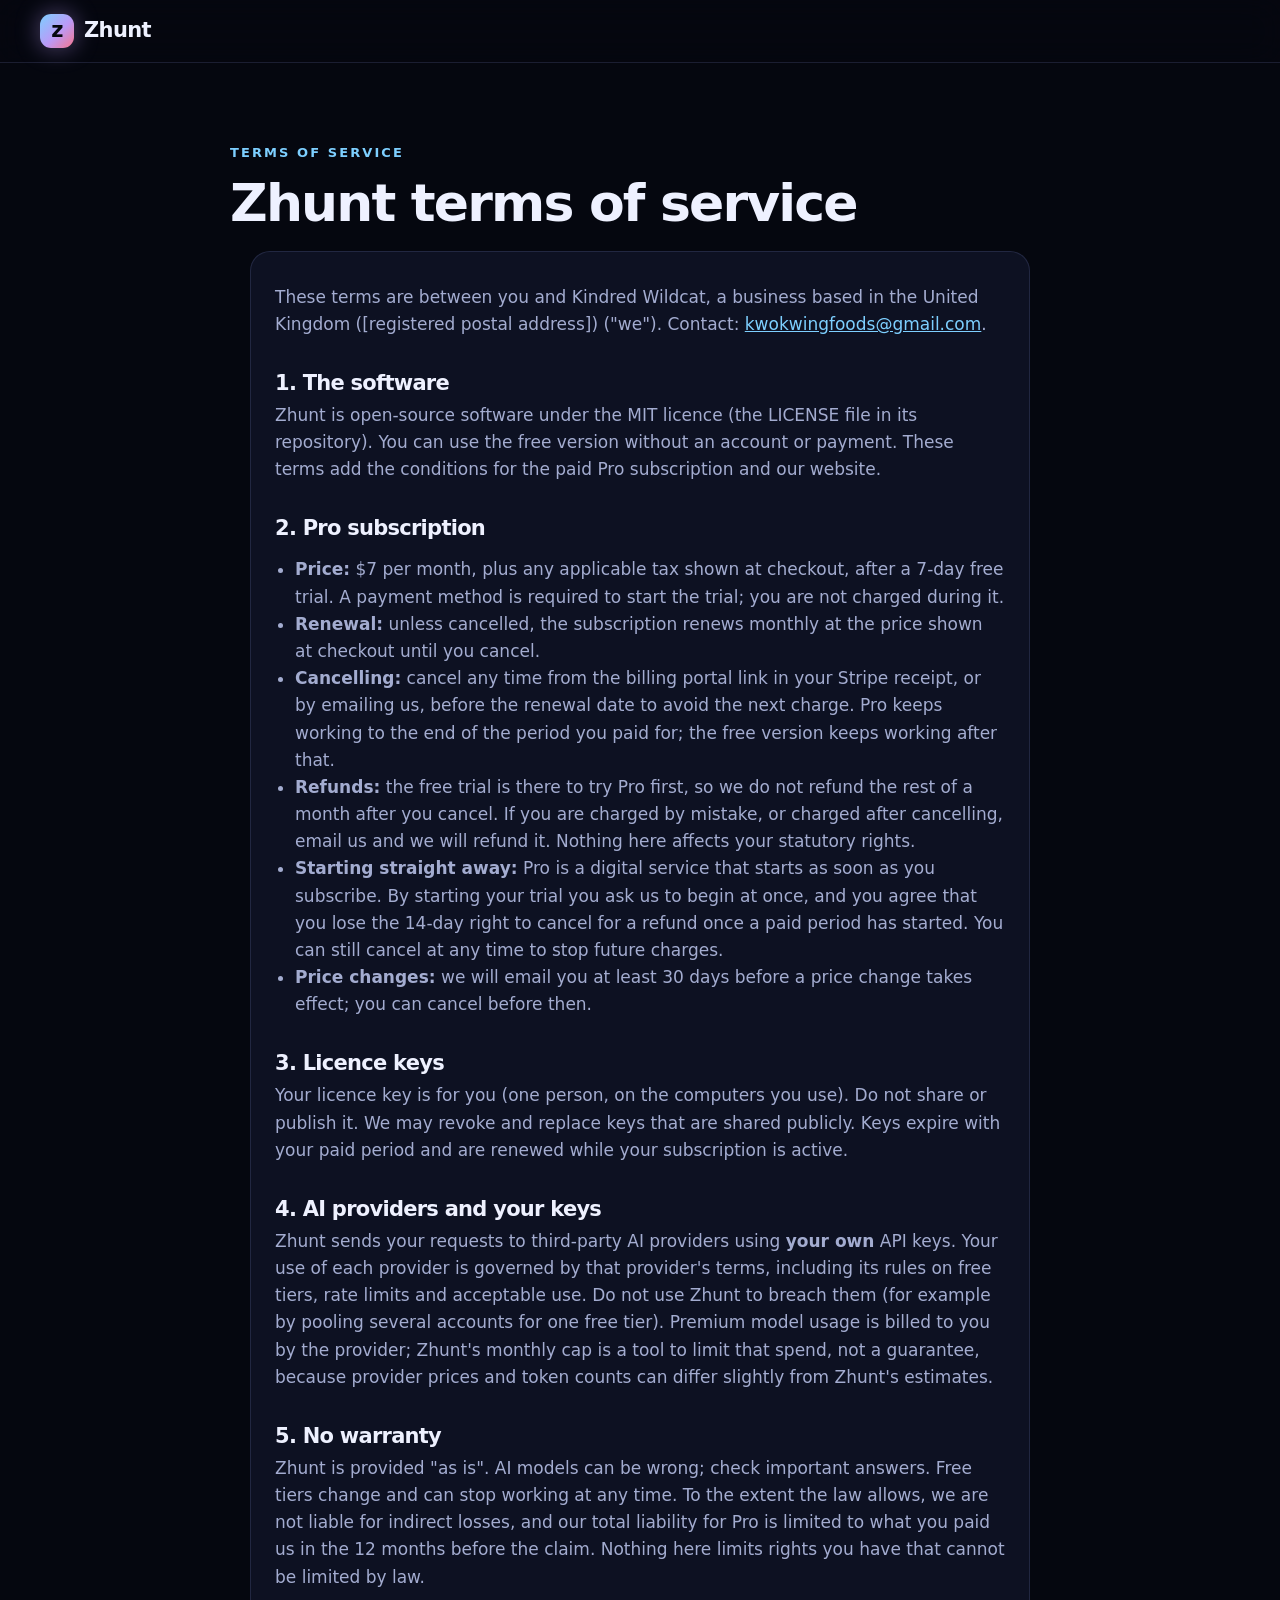
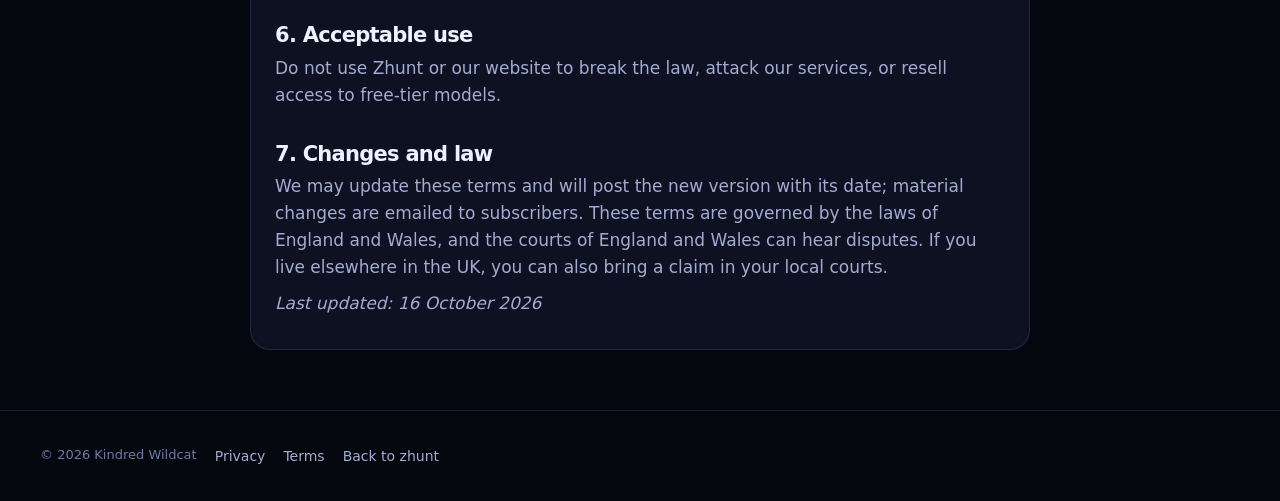
<file: site/terms.html>
<!doctype html>
<html lang="en">
  <head>
    <meta charset="utf-8" />
    <meta name="viewport" content="width=device-width, initial-scale=1" />
    <title>Zhunt — Terms of service</title>
    <meta name="description" content="The terms for Zhunt Pro and the Zhunt website." />
    <link rel="canonical" href="https://zhunt.kindredwildcat.com/terms" />
    <meta property="og:type" content="website" />
    <meta property="og:site_name" content="Zhunt" />
    <meta property="og:title" content="Zhunt — Terms of service" />
    <meta property="og:description" content="The terms for Zhunt Pro and the Zhunt website." />
    <meta property="og:url" content="https://zhunt.kindredwildcat.com/terms" />
    <meta property="og:image" content="https://zhunt.kindredwildcat.com/media/zhunt-demo-poster.jpg" />
    <meta property="og:image:width" content="1280" />
    <meta property="og:image:height" content="800" />
    <meta property="og:image:alt" content="The Zhunt workspace: chat and team-chat windows answering with free AI models" />
    <meta name="twitter:card" content="summary_large_image" />
    <meta name="twitter:title" content="Zhunt — Terms of service" />
    <meta name="twitter:description" content="The terms for Zhunt Pro and the Zhunt website." />
    <meta name="twitter:image" content="https://zhunt.kindredwildcat.com/media/zhunt-demo-poster.jpg" />
    <link rel="icon" href="favicon.svg" type="image/svg+xml" />
    <link rel="stylesheet" href="styles.css" />
  </head>
  <body>
    <div class="page-shell">
      <header class="site-header">
        <a class="brand" href="./" aria-label="Zhunt home"><span class="brand-mark" aria-hidden="true">z</span><span>Zhunt</span></a>
      </header>
      <main class="activate-main guide">
        <p class="eyebrow">Terms of service</p>
        <h1 class="activate-title">Zhunt terms of service</h1>
        <section class="install-card legal">
          <p>These terms are between you and Kindred Wildcat, a business based in the United Kingdom ([registered postal address]) ("we"). Contact: <a href="mailto:kwokwingfoods@gmail.com">kwokwingfoods@gmail.com</a>.</p>
          <h2>1. The software</h2>
          <p>Zhunt is open-source software under the MIT licence (the LICENSE file in its repository). You can use the free version without an account or payment. These terms add the conditions for the paid Pro subscription and our website.</p>
          <h2>2. Pro subscription</h2>
          <ul><li><strong>Price:</strong> $7 per month, plus any applicable tax shown at checkout, after a 7-day free trial. A payment method is required to start the trial; you are not charged during it.</li><li><strong>Renewal:</strong> unless cancelled, the subscription renews monthly at the price shown at checkout until you cancel.</li><li><strong>Cancelling:</strong> cancel any time from the billing portal link in your Stripe receipt, or by emailing us, before the renewal date to avoid the next charge. Pro keeps working to the end of the period you paid for; the free version keeps working after that.</li><li><strong>Refunds:</strong> the free trial is there to try Pro first, so we do not refund the rest of a month after you cancel. If you are charged by mistake, or charged after cancelling, email us and we will refund it. Nothing here affects your statutory rights.</li><li><strong>Starting straight away:</strong> Pro is a digital service that starts as soon as you subscribe. By starting your trial you ask us to begin at once, and you agree that you lose the 14-day right to cancel for a refund once a paid period has started. You can still cancel at any time to stop future charges.</li><li><strong>Price changes:</strong> we will email you at least 30 days before a price change takes effect; you can cancel before then.</li></ul>
          <h2>3. Licence keys</h2>
          <p>Your licence key is for you (one person, on the computers you use). Do not share or publish it. We may revoke and replace keys that are shared publicly. Keys expire with your paid period and are renewed while your subscription is active.</p>
          <h2>4. AI providers and your keys</h2>
          <p>Zhunt sends your requests to third-party AI providers using <strong>your own</strong> API keys. Your use of each provider is governed by that provider's terms, including its rules on free tiers, rate limits and acceptable use. Do not use Zhunt to breach them (for example by pooling several accounts for one free tier). Premium model usage is billed to you by the provider; Zhunt's monthly cap is a tool to limit that spend, not a guarantee, because provider prices and token counts can differ slightly from Zhunt's estimates.</p>
          <h2>5. No warranty</h2>
          <p>Zhunt is provided "as is". AI models can be wrong; check important answers. Free tiers change and can stop working at any time. To the extent the law allows, we are not liable for indirect losses, and our total liability for Pro is limited to what you paid us in the 12 months before the claim. Nothing here limits rights you have that cannot be limited by law.</p>
          <h2>6. Acceptable use</h2>
          <p>Do not use Zhunt or our website to break the law, attack our services, or resell access to free-tier models.</p>
          <h2>7. Changes and law</h2>
          <p>We may update these terms and will post the new version with its date; material changes are emailed to subscribers. These terms are governed by the laws of England and Wales, and the courts of England and Wales can hear disputes. If you live elsewhere in the UK, you can also bring a claim in your local courts.</p>
          <p><em>Last updated: 16 October 2026</em></p>
        </section>
      </main>
      <footer class="site-footer"><div class="footer-meta"><span>© 2026 Kindred Wildcat</span><a href="privacy.html">Privacy</a><a href="terms.html">Terms</a><a href="./">Back to zhunt</a></div></footer>
    </div>
  </body>
</html>
</file>
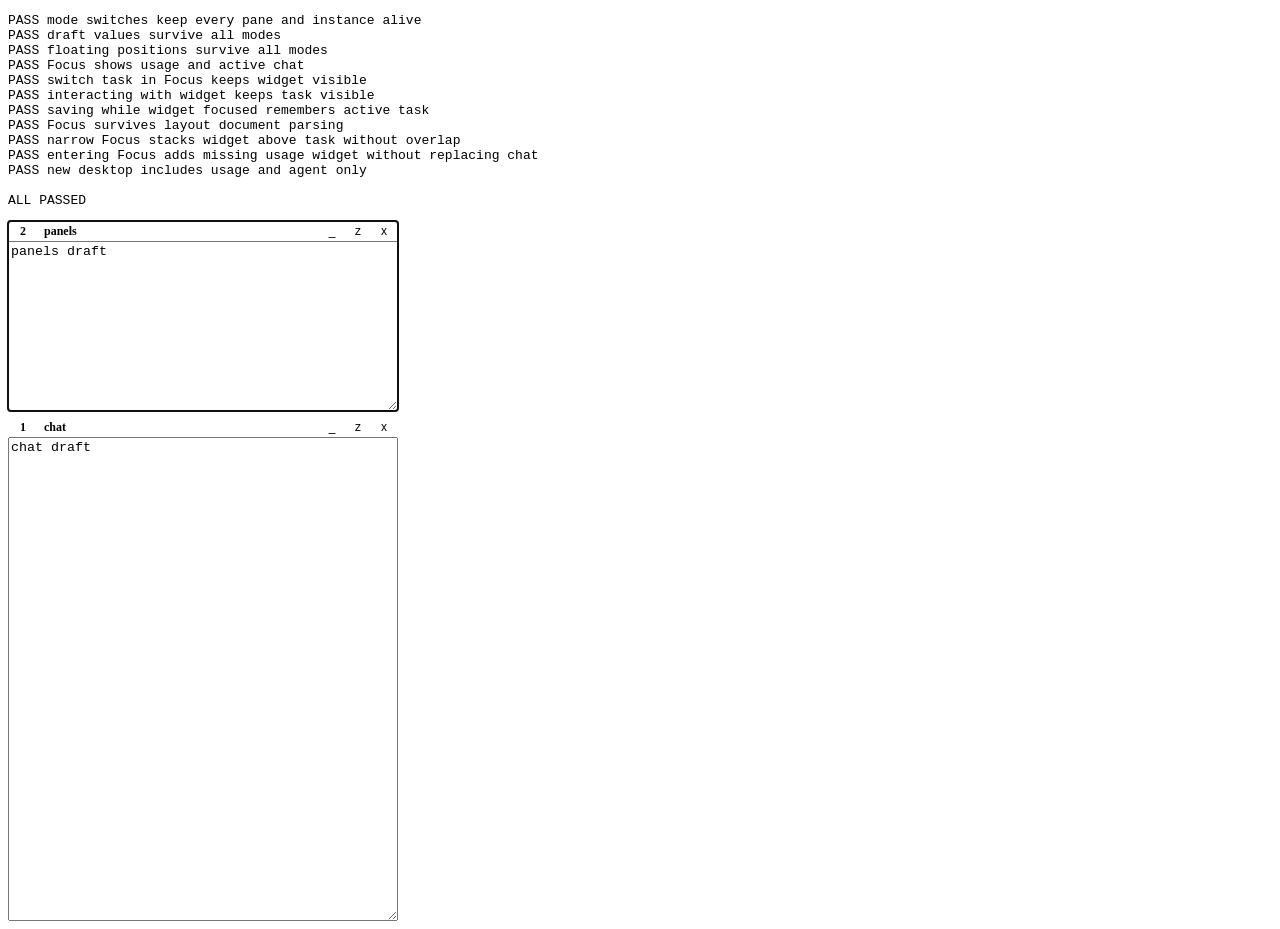
<file: workspace_dev/checks/layout-modes.html>
<!doctype html><html><head><meta charset="utf-8"><title>Zhunt layout regression checks</title>
<link rel="stylesheet" href="../../zhunt/workspace/css/tiling.css"></head><body>
<pre id="results"></pre><main id="stage" style="position:relative;width:1100px;height:700px"></main>
<script type="module">
import {createWorkspace} from '../../zhunt/workspace/js/tiling.js';
import * as T from '../../zhunt/workspace/js/tree.js';
import {parseDoc,PRESETS} from '../../zhunt/workspace/js/layouts.js';
const out=document.querySelector('#results'), stage=document.querySelector('#stage');
let destroys=0, failures=0;
const check=(name,ok)=>{out.textContent+=(ok?'PASS ':'FAIL ')+name+'\n';if(!ok) failures++};
const ws=createWorkspace(stage,{makeTile(kind){const el=document.createElement('textarea');el.value=kind+' draft';return {el,getState:()=>({draft:el.value}),destroy(){destroys++}}}});
ws.setRoot(T.split('row',T.tile('panels'),T.split('col',T.tile('chat'),T.tile('engineering'))),1,'floating');
const nodes=T.leaves(ws.root), refs=nodes.map(n=>ws.entries.get(n.id).pane);
const before=JSON.stringify(nodes.map(n=>n.win));
for(const mode of ['tiled','focus','floating','focus']) ws.setMode(mode);
check('mode switches keep every pane and instance alive',destroys===0&&nodes.every((n,i)=>ws.entries.get(n.id).pane===refs[i]));
check('draft values survive all modes',nodes.every(n=>ws.entries.get(n.id).inst.el.value===n.kind+' draft'));
check('floating positions survive all modes',before===JSON.stringify(nodes.map(n=>n.win)));
const visible=()=>nodes.filter(n=>!ws.entries.get(n.id).pane.classList.contains('hidden-by-zoom')).map(n=>n.kind).join(',');
check('Focus shows usage and active chat',visible()==='panels,chat');
ws.setFocus(nodes[2].id);check('switch task in Focus keeps widget visible',visible()==='panels,engineering');
ws.setFocus(nodes[0].id);check('interacting with widget keeps task visible',visible()==='panels,engineering');
check('saving while widget focused remembers active task',ws.serialize().focus===2);
check('Focus survives layout document parsing',parseDoc({version:1,kind:'zhunt-layout',...ws.serialize()}).mode==='focus');
stage.style.width='390px';ws.layoutNow();
const a=refs[0].getBoundingClientRect(),b=refs[2].getBoundingClientRect();
check('narrow Focus stacks widget above task without overlap',a.bottom<=b.top&&a.width===390&&b.width===390);
ws.setRoot(T.tile('chat'),0,'tiled');const chat=ws.entries.values().next().value.inst;
ws.setMode('focus');check('entering Focus adds missing usage widget without replacing chat',T.leaves(ws.root).some(n=>n.kind==='panels')&&[...ws.entries.values()].some(e=>e.inst===chat));
check('new desktop includes usage and agent only',T.leaves(PRESETS.desktop()).map(n=>n.kind).join(',')==='panels,agent');
out.textContent+='\n'+(failures?'FAILED':'ALL PASSED');
</script></body></html>
</file>
<file: site/styles.css>
/* zhunt site: night-sky desktop. Same palette family as the app (Tokyo Night-ish). */
:root {
  --bg: #05070f;
  --ink: #eef1ff;
  --muted: #a3acd0;
  --dim: #6f7aa3;
  --line: rgba(160, 175, 255, 0.14);
  --glass: rgba(20, 26, 52, 0.55);
  --glass-strong: rgba(24, 30, 60, 0.82);
  --cyan: #7dcfff;
  --violet: #bb9af7;
  --pink: #f7768e;
  --amber: #e0af68;
  --green: #9ece6a;
  --blue: #7aa2f7;
  --radius: 20px;
  --font: ui-sans-serif, system-ui, -apple-system, "Segoe UI", Roboto, "Helvetica Neue", sans-serif;
  --mono: ui-monospace, "SF Mono", "JetBrains Mono", Menlo, Consolas, monospace;
  color-scheme: dark;
}
* { box-sizing: border-box; }
html { scroll-behavior: smooth; }
body { margin: 0; background: var(--bg); color: var(--ink); font: 400 17px/1.6 var(--font); -webkit-font-smoothing: antialiased; overflow-x: hidden; }
a { color: var(--cyan); }
code { font-family: var(--mono); font-size: 0.92em; background: rgba(125, 207, 255, 0.1); padding: 1px 6px; border-radius: 6px; }
.sr-only { position: absolute; width: 1px; height: 1px; overflow: hidden; clip: rect(0 0 0 0); white-space: nowrap; }

/* ---- sky ---- */
.sky { position: fixed; inset: 0; z-index: -1; background: radial-gradient(ellipse 120% 80% at 50% -10%, #1c2648 0%, #0b1024 45%, var(--bg) 75%); overflow: hidden; }
.glow { position: absolute; border-radius: 50%; filter: blur(90px); opacity: 0.5; }
.g1 { width: 60vw; height: 50vw; left: -15vw; top: -10vw; background: #3d59a1; }
.g2 { width: 45vw; height: 40vw; right: -12vw; top: 10vw; background: #6b3fa8; opacity: 0.45; }
.g3 { width: 50vw; height: 30vw; left: 20vw; top: 60vh; background: #1a7a8c; opacity: 0.22; }
.stars { position: absolute; inset: 0; background-image:
  radial-gradient(1px 1px at 12% 18%, #fff8 50%, transparent 51%), radial-gradient(1px 1px at 68% 12%, #fff6 50%, transparent 51%),
  radial-gradient(1.5px 1.5px at 82% 32%, #fff9 50%, transparent 51%), radial-gradient(1px 1px at 34% 42%, #fff5 50%, transparent 51%),
  radial-gradient(1px 1px at 56% 26%, #fff7 50%, transparent 51%), radial-gradient(1.5px 1.5px at 22% 64%, #fff6 50%, transparent 51%),
  radial-gradient(1px 1px at 90% 70%, #fff5 50%, transparent 51%), radial-gradient(1px 1px at 46% 82%, #fff4 50%, transparent 51%); }

/* ---- nav ---- */
.nav-bar, .site-header { position: sticky; top: 0; z-index: 20; display: flex; align-items: center; justify-content: space-between; gap: 16px;
  padding: 14px max(20px, calc((100vw - 1200px) / 2)); background: rgba(5, 7, 15, 0.6); backdrop-filter: blur(16px); -webkit-backdrop-filter: blur(16px); border-bottom: 1px solid var(--line); }
.brand { display: inline-flex; align-items: center; gap: 10px; color: var(--ink); text-decoration: none; font-weight: 800; font-size: 21px; letter-spacing: -0.03em; }
.brand-mark { display: grid; place-items: center; width: 34px; height: 34px; border-radius: 11px; color: #05070f; font-weight: 900;
  background: linear-gradient(135deg, var(--cyan), var(--violet) 55%, var(--pink)); box-shadow: 0 0 24px rgba(187, 154, 247, 0.45); }
.nav { display: flex; align-items: center; gap: 26px; }
.nav a:not(.btn) { color: var(--muted); text-decoration: none; font-size: 15px; }
.nav a:not(.btn):hover { color: var(--ink); }

/* ---- buttons ---- */
.btn, .button { display: inline-flex; align-items: center; gap: 8px; padding: 13px 24px; border-radius: 999px; font: 650 16px/1 var(--font); text-decoration: none; cursor: pointer; border: 0; transition: transform 0.15s ease, box-shadow 0.15s ease; }
.btn-glow, .button-primary { color: #05070f; background: linear-gradient(135deg, var(--cyan), var(--violet)); box-shadow: 0 8px 30px rgba(125, 207, 255, 0.3), inset 0 1px 0 rgba(255, 255, 255, 0.4); }
.btn-glow:hover, .button-primary:hover { transform: translateY(-2px); box-shadow: 0 12px 40px rgba(187, 154, 247, 0.45); }
.btn-ghost, .button-quiet { color: var(--ink); background: rgba(255, 255, 255, 0.04); border: 1px solid var(--line); }
.btn-ghost:hover { background: rgba(255, 255, 255, 0.09); }
.btn-sm { padding: 9px 16px; font-size: 14px; }

/* ---- layout ---- */
main > section, .activate-main { width: min(1200px, calc(100% - 40px)); margin: 0 auto; }
section { padding: 90px 0; }
h1, h2, h3 { letter-spacing: -0.035em; margin: 0; }
h2 { font-size: clamp(32px, 4.4vw, 54px); line-height: 1.06; font-weight: 800; max-width: 900px; }
.gradient-text { background: linear-gradient(100deg, var(--cyan), var(--violet) 50%, var(--pink)); -webkit-background-clip: text; background-clip: text; color: transparent; }
.eyebrow { margin: 0 0 14px; color: var(--cyan); text-transform: uppercase; letter-spacing: 0.16em; font-size: 13px; font-weight: 700; }
.note, .section-note { color: var(--dim); font-size: 14.5px; margin-top: 18px; }
.section-intro { color: var(--muted); }

/* ---- hero ---- */
.hero { display: grid; grid-template-columns: 1fr 1.05fr; gap: 50px; align-items: center; padding: 80px 0 60px; }
.pill { display: inline-flex; align-items: center; gap: 9px; margin: 0 0 26px; padding: 7px 14px; border-radius: 999px; font-size: 14px; color: var(--muted); background: var(--glass); border: 1px solid var(--line); }
.dot { width: 8px; height: 8px; border-radius: 50%; background: var(--green); box-shadow: 0 0 0 4px rgba(158, 206, 106, 0.2); }
h1 { font-size: clamp(48px, 7.4vw, 94px); line-height: 0.98; font-weight: 850; }
.lede { margin: 26px 0 32px; color: var(--muted); font-size: 19px; max-width: 560px; }
.lede strong { color: var(--ink); }
.hero-actions { display: flex; flex-wrap: wrap; gap: 14px; }
.hero-actions.center { justify-content: center; margin-top: 34px; }
.trust { margin: 22px 0 0; color: var(--dim); font-size: 14px; }

/* mini desktop */
.desk { position: relative; height: 520px; border-radius: 26px; padding: 18px; overflow: hidden;
  background: linear-gradient(170deg, #0d1530 0%, #1c2648 55%, #3a2d5c 100%); border: 1px solid var(--line);
  box-shadow: 0 40px 120px rgba(0, 0, 0, 0.6), inset 0 1px 0 rgba(255, 255, 255, 0.06); }
.desk::before { content: ""; position: absolute; width: 70%; height: 50%; right: -20%; top: -10%; border-radius: 50%; background: #6b3fa8; filter: blur(70px); opacity: 0.45; }
.win { position: absolute; border-radius: 14px; background: var(--glass-strong); border: 1px solid var(--line); backdrop-filter: blur(14px); -webkit-backdrop-filter: blur(14px);
  box-shadow: 0 18px 50px rgba(0, 0, 0, 0.45); font-size: 13px; animation: float 7s ease-in-out infinite; }
.win-head { display: flex; align-items: center; gap: 8px; padding: 8px 12px; border-bottom: 1px solid var(--line); font: 600 12px var(--mono); color: var(--muted); }
.win-idx { display: grid; place-items: center; width: 18px; height: 18px; border-radius: 5px; background: var(--amber); color: #05070f; font-weight: 800; }
.win-dots { margin-left: auto; display: flex; gap: 5px; }
.win-dots i { width: 8px; height: 8px; border-radius: 50%; background: rgba(255, 255, 255, 0.18); }
.win-body { padding: 12px 14px; display: flex; flex-direction: column; gap: 8px; }
.win-chat { left: 6%; top: 8%; width: 58%; border-color: rgba(224, 175, 104, 0.6); }
.win-team { right: 4%; top: 30%; width: 50%; animation-delay: -2.5s; }
.win-team .win-idx { background: var(--violet); }
.win-foryou { left: 10%; bottom: 13%; width: 40%; animation-delay: -4.5s; }
.win-foryou .win-idx { background: var(--cyan); }
.bubble { margin: 0; padding: 8px 11px; border-radius: 12px; line-height: 1.45; }
.bubble.you { align-self: flex-end; background: linear-gradient(135deg, var(--amber), #ff9e64); color: #1a1203; font-weight: 600; }
.bubble.ai { background: rgba(255, 255, 255, 0.06); color: var(--ink); }
.meta { margin: 0; font: 11px var(--mono); color: var(--dim); }
.meta span { color: var(--cyan); }
.meta.warn { color: var(--amber); }
.bot { display: flex; gap: 9px; align-items: flex-start; margin: 0; line-height: 1.4; color: var(--muted); }
.bot b { color: var(--ink); }
.bot em { color: var(--cyan); font-style: normal; }
.av { flex: none; display: grid; place-items: center; width: 26px; height: 26px; border-radius: 50%; font: 800 11px var(--font); color: #05070f; }
.av1 { background: radial-gradient(circle at 30% 30%, #b4d0ff, var(--blue)); }
.av2 { background: radial-gradient(circle at 30% 30%, #d6f5b0, var(--green)); }
.av3 { background: radial-gradient(circle at 30% 30%, #ffc2cd, var(--pink)); }
.av4 { background: rgba(255, 255, 255, 0.12); color: var(--ink); }
.card-mini { margin: 0; padding: 8px 10px; border-radius: 10px; background: rgba(255, 255, 255, 0.05); border-left: 3px solid var(--dim); color: var(--muted); font-size: 12px; line-height: 1.4; }
.card-mini b { color: var(--ink); }
.card-mini.ok { border-left-color: var(--green); }
.card-mini.acc { border-left-color: var(--amber); }
.dock-mini { position: absolute; left: 50%; bottom: 14px; transform: translateX(-50%); display: flex; gap: 4px; padding: 5px; border-radius: 14px; background: rgba(10, 14, 30, 0.75); border: 1px solid var(--line); font-size: 12px; }
.dock-mini span { padding: 4px 10px; border-radius: 9px; color: var(--muted); white-space: nowrap; }
.dock-mini .on { background: rgba(125, 207, 255, 0.15); color: var(--cyan); font-weight: 600; }
@keyframes float { 0%, 100% { transform: translateY(0); } 50% { transform: translateY(-8px); } }

/* providers */
.providers { padding: 10px 0 40px; text-align: center; }
.providers p { margin: 0 0 14px; color: var(--dim); font-size: 14px; letter-spacing: 0.04em; }
.providers ul { list-style: none; margin: 0; padding: 0; display: flex; flex-wrap: wrap; justify-content: center; gap: 10px; }
.providers li { padding: 8px 16px; border-radius: 999px; background: var(--glass); border: 1px solid var(--line); color: var(--ink); font-weight: 600; font-size: 15px; }
.providers li.premium { color: var(--amber); border-color: rgba(224, 175, 104, 0.35); }
.providers small { color: var(--dim); font-weight: 400; }

/* video */
.video-section { text-align: center; }
.video-section h2 { margin: 0 auto 34px; }
.video-frame { max-width: 1060px; margin: 0 auto; padding: 10px; border-radius: 26px; background: linear-gradient(135deg, rgba(125, 207, 255, 0.35), rgba(187, 154, 247, 0.25), rgba(247, 118, 142, 0.25)); box-shadow: 0 40px 120px rgba(0, 0, 0, 0.55); }
.video-frame video { display: block; width: 100%; height: auto; aspect-ratio: 1280 / 800; border-radius: 18px; background: #05070f; }

/* bento */
.features h2 { margin-bottom: 40px; }
.bento { display: grid; grid-template-columns: repeat(3, 1fr); gap: 18px; }
.tile { position: relative; padding: 28px; border-radius: var(--radius); background: var(--glass); border: 1px solid var(--line); overflow: hidden; min-height: 220px; }
.tile::after { content: ""; position: absolute; width: 220px; height: 220px; right: -70px; top: -90px; border-radius: 50%; background: var(--tone); filter: blur(60px); opacity: 0.28; }
.tile h3 { font-size: 24px; margin-bottom: 10px; }
.tile p { margin: 0; color: var(--muted); font-size: 16px; }
.t-wide { grid-column: span 2; }
.c-cyan { --tone: var(--cyan); } .c-violet { --tone: var(--violet); } .c-pink { --tone: var(--pink); }
.c-amber { --tone: var(--amber); } .c-green { --tone: var(--green); } .c-slate { --tone: var(--blue); }
.flow { display: flex; flex-wrap: wrap; align-items: center; gap: 10px; margin-top: 22px; font: 600 13px var(--mono); }
.chip-x, .chip-ok { padding: 7px 12px; border-radius: 10px; }
.chip-x { background: rgba(247, 118, 142, 0.12); color: var(--pink); text-decoration: line-through; text-decoration-color: rgba(247, 118, 142, 0.6); }
.chip-ok { background: rgba(158, 206, 106, 0.15); color: var(--green); }
.arrow { color: var(--dim); }
.avatars { display: flex; margin-top: 22px; }
.avatars .av { width: 46px; height: 46px; font-size: 16px; margin-right: -10px; border: 3px solid #0d1226; }
.mini-tiles { display: grid; grid-template-columns: 2fr 1fr; grid-template-rows: 30px 30px; gap: 6px; margin-top: 22px; }
.mini-tiles i { border-radius: 7px; background: rgba(247, 118, 142, 0.25); border: 1px solid rgba(247, 118, 142, 0.45); }
.mini-tiles i:first-child { grid-row: span 2; background: rgba(125, 207, 255, 0.2); border-color: rgba(125, 207, 255, 0.5); }
.swatches { display: flex; gap: 8px; margin-top: 22px; }
.swatches i { width: 30px; height: 30px; border-radius: 50%; border: 2px solid rgba(255, 255, 255, 0.15); }
.s1 { background: #7aa2f7; } .s2 { background: #cba6f7; } .s3 { background: #fabd2f; } .s4 { background: #88c0d0; } .s5 { background: #ebbcba; } .s6 { background: #a7c080; }

/* steps */
.step-list { list-style: none; padding: 0; margin: 40px 0 0; display: grid; grid-template-columns: repeat(3, 1fr); gap: 18px; counter-reset: none; }
.step-list li { padding: 28px; border-radius: var(--radius); background: var(--glass); border: 1px solid var(--line); }
.num { display: grid; place-items: center; width: 44px; height: 44px; border-radius: 14px; margin-bottom: 18px; font-weight: 850; font-size: 20px; color: #05070f; background: linear-gradient(135deg, var(--cyan), var(--violet)); }
.step-list h3 { font-size: 22px; margin-bottom: 8px; }
.step-list p { margin: 0; color: var(--muted); }

/* compare */
.table-wrap { margin-top: 40px; overflow-x: auto; border-radius: var(--radius); border: 1px solid var(--line); background: var(--glass); }
table { width: 100%; border-collapse: collapse; font-size: 15.5px; min-width: 640px; }
th, td { padding: 16px 18px; text-align: left; border-bottom: 1px solid var(--line); }
thead th { color: var(--muted); font-weight: 600; font-size: 14px; }
tbody th { color: var(--ink); font-weight: 600; }
td { color: var(--muted); }
tr:last-child th, tr:last-child td { border-bottom: 0; }
.us { background: rgba(125, 207, 255, 0.08); color: var(--ink); font-weight: 650; }
thead .us { color: var(--cyan); font-size: 16px; }
.yes::before { content: "✓ "; color: var(--green); font-weight: 800; }
.no { color: var(--dim); }

/* pricing */
.plans { display: grid; grid-template-columns: repeat(3, 1fr); gap: 18px; margin-top: 40px; }
.plan { display: flex; flex-direction: column; gap: 6px; padding: 30px; border-radius: var(--radius); background: var(--glass); border: 1px solid var(--line); }
.plan-pro { background: linear-gradient(170deg, rgba(61, 89, 161, 0.45), rgba(107, 63, 168, 0.35)); border-color: rgba(187, 154, 247, 0.55); box-shadow: 0 20px 70px rgba(107, 63, 168, 0.35); }
.plan-name { margin: 0; color: var(--cyan); font-weight: 700; letter-spacing: 0.06em; text-transform: uppercase; font-size: 14px; display: flex; align-items: center; gap: 10px; }
.tag { padding: 3px 9px; border-radius: 999px; background: rgba(158, 206, 106, 0.18); color: var(--green); text-transform: none; letter-spacing: 0; font-size: 12px; }
.plan-price { margin: 4px 0 10px; font-size: 42px; font-weight: 850; letter-spacing: -0.04em; }
.plan-price small { font-size: 14px; font-weight: 400; color: var(--dim); letter-spacing: 0; }
.plan ul { margin: 0 0 22px; padding-left: 20px; color: var(--muted); flex: 1; }
.plan li { margin: 6px 0; }
.plan .btn { align-self: flex-start; }
.checkout { margin-top: 22px; padding: 22px 26px; border-radius: var(--radius); border: 1px dashed var(--line); color: var(--dim); font-size: 14.5px; display: flex; gap: 20px; align-items: center; flex-wrap: wrap; }
.checkout p { margin: 0; flex: 1 1 520px; }
.checkout strong { color: var(--muted); }

/* install */
.terminal { margin-top: 36px; border-radius: var(--radius); overflow: hidden; background: rgba(6, 9, 20, 0.85); border: 1px solid var(--line); box-shadow: 0 30px 80px rgba(0, 0, 0, 0.5); max-width: 900px; }
.term-head { display: flex; align-items: center; gap: 7px; padding: 11px 16px; border-bottom: 1px solid var(--line); color: var(--dim); font: 12px var(--mono); }
.term-head i { width: 11px; height: 11px; border-radius: 50%; background: #f7768e; }
.term-head i:nth-child(2) { background: #e0af68; } .term-head i:nth-child(3) { background: #9ece6a; }
.term-head span { margin-left: 8px; }
.terminal pre, .install-code { margin: 0; padding: 22px 24px; overflow-x: auto; font: 15px/1.9 var(--mono); color: var(--ink); background: transparent; }
.terminal code { background: none; padding: 0; }
.terminal .c { color: var(--dim); }

/* faq */
.faq-list { margin-top: 36px; display: grid; gap: 12px; max-width: 900px; }
details { padding: 20px 24px; border-radius: 16px; background: var(--glass); border: 1px solid var(--line); }
summary { cursor: pointer; font-weight: 700; font-size: 18px; list-style: none; display: flex; justify-content: space-between; gap: 12px; }
summary::-webkit-details-marker { display: none; }
summary::after { content: "+"; color: var(--cyan); font-size: 22px; line-height: 1; }
details[open] summary::after { content: "–"; }
details p { margin: 12px 0 0; color: var(--muted); }

/* final + footer */
.final { text-align: center; padding: 110px 0 120px; }
.final h2 { margin: 0 auto; }
.footer, .site-footer { display: grid; grid-template-columns: 1fr auto; gap: 18px; align-items: center; padding: 34px max(20px, calc((100vw - 1200px) / 2)); border-top: 1px solid var(--line); background: rgba(5, 7, 15, 0.6); }
.footer p { margin: 6px 0 0; color: var(--dim); font-size: 14px; }
.footer-links { display: flex; flex-wrap: wrap; gap: 22px; }
.footer-links a, .site-footer a { color: var(--muted); text-decoration: none; font-size: 14px; }
.footer-links a:hover { color: var(--ink); }
.footer-meta { grid-column: 1 / -1; color: var(--dim); font-size: 13px; display: flex; gap: 18px; }

/* activation page */
.activate-main { padding: 80px 0 60px; text-align: center; max-width: 820px; }
.activate-title { margin: 10px 0 14px; font-size: clamp(32px, 5vw, 52px); font-weight: 800; }
.install-card { margin: 22px auto 0; padding: 24px; border-radius: var(--radius); background: var(--glass); border: 1px solid var(--line); text-align: left; }
.install-card .hero-actions { margin-top: 14px; }
.licence-code { white-space: pre-wrap; word-break: break-all; }

/* ---- responsive ---- */
@media (max-width: 980px) {
  .hero { grid-template-columns: 1fr; padding-top: 50px; }
  .desk { height: 460px; }
  .bento, .plans, .step-list { grid-template-columns: 1fr 1fr; }
  .t-wide { grid-column: span 2; }
}
@media (max-width: 680px) {
  body { font-size: 16px; }
  section { padding: 64px 0; }
  .nav a:not(.btn) { display: none; }
  .desk { height: 430px; padding: 12px; }
  .win-chat { left: 4%; width: 80%; }
  .win-team { right: 3%; top: 38%; width: 80%; }
  .win-foryou { display: none; }
  .bento, .plans, .step-list { grid-template-columns: 1fr; }
  .t-wide { grid-column: auto; }
  .footer, .site-footer { grid-template-columns: 1fr; }
}
@media (prefers-reduced-motion: reduce) {
  html { scroll-behavior: auto; }
  .win { animation: none; }
  .btn, .button { transition: none; }
}
/* setup guide */
.guide { text-align: left; }
.guide .install-card h2 { margin: 0 0 8px; font-size: 21px; }
.guide .install-card p { color: var(--muted); margin: 8px 0; }
.guide pre { margin: 12px 0; padding: 14px 16px; border-radius: 12px; background: rgba(5, 7, 15, 0.6); border: 1px solid var(--line); overflow-x: auto; }
.guide pre code { background: none; padding: 0; }
.guide ul { color: var(--muted); padding-left: 20px; }

/* privacy and terms: one long card, so headings need their own space */
.guide .install-card.legal h2 { margin-top: 1.6em; }
.guide .install-card.legal h2:first-child { margin-top: 0; }
</file>
<file: zhunt/workspace/css/base.css>
/* Base: tokens that are not colours, reset, shared controls. Colours live in css/themes/. */
:root {
  --font-mono: ui-monospace, "SF Mono", "JetBrains Mono", "Cascadia Mono", Menlo, Consolas, "DejaVu Sans Mono", monospace;
  --font-prose: ui-sans-serif, system-ui, -apple-system, "Segoe UI", Roboto, "Helvetica Neue", sans-serif;
  --fs: 13px;
  --fs-small: 11.5px;
  --gap: 6px;
  --radius: 2px;
  --head-h: 26px;
  --bar-h: 26px;
}

*, *::before, *::after { box-sizing: border-box; }

html, body {
  height: 100%;
  margin: 0;
  background: var(--bg);
  color: var(--text);
  font: var(--fs) / 1.45 var(--font-mono);
  -webkit-font-smoothing: antialiased;
  text-rendering: optimizeLegibility;
}

body { overflow: hidden; }
::selection { background: var(--selection); }

#app {
  height: 100%;
  display: grid;
  grid-template-rows: minmax(0, 1fr) var(--bar-h);
}
#app[inert] { filter: saturate(0.6); }

[hidden] { display: none !important; }

.sr-only {
  position: absolute; width: 1px; height: 1px; margin: -1px; padding: 0; overflow: hidden;
  clip: rect(0 0 0 0); white-space: nowrap; border: 0;
}

:focus-visible { outline: 2px solid var(--focus); outline-offset: 1px; }
.pane:focus-visible { outline-offset: -3px; }

kbd {
  font: inherit; font-size: var(--fs-small); padding: 0 5px; border: 1px solid var(--border-strong);
  border-bottom-width: 2px; border-radius: var(--radius); background: var(--surface-2); color: var(--text);
}

code { font-family: var(--font-mono); font-size: 0.95em; background: var(--surface-2); padding: 0 4px; border-radius: var(--radius); }
.dim { color: var(--text-dim); }

/* ---- controls ---- */
button, select, input, textarea { font: inherit; color: inherit; }

.btn {
  background: var(--surface-2); border: 1px solid var(--border-strong); border-radius: var(--radius);
  padding: 3px 12px; cursor: pointer; color: var(--text);
}
.btn:hover { background: var(--surface-3); }
.btn.primary { background: var(--accent); border-color: var(--accent); color: var(--accent-fg); font-weight: 600; }
.btn.primary:hover { filter: brightness(1.08); }
.btn.danger { background: transparent; border-color: var(--err); color: var(--err); }
.btn:disabled { opacity: 0.5; cursor: default; }

.ctl {
  background: var(--surface); border: 1px solid var(--border-strong); border-radius: var(--radius);
  padding: 1px 4px; height: 20px; font-size: 12px; min-width: 0; max-width: 100%;
}
.ctl.grow { flex: 1; height: 24px; padding: 2px 8px; }
select.ctl { cursor: pointer; }

.tabs { display: inline-flex; gap: 2px; }
.tab {
  background: transparent; border: 0; border-bottom: 2px solid transparent; padding: 0 6px; height: 20px;
  color: var(--text-dim); cursor: pointer; font-size: 12px;
}
.tab:hover { color: var(--text); }
.tab[aria-selected="true"] { color: var(--accent); border-bottom-color: var(--accent); }

.chip {
  display: inline-block; padding: 0 5px; margin: 0 2px; font-size: 11px; line-height: 16px; white-space: nowrap;
  border: 1px solid color-mix(in srgb, currentColor 45%, transparent); border-radius: var(--radius);
  color: var(--text-dim); vertical-align: baseline;
}
.chip.ok { color: var(--ok); }
.chip.warn { color: var(--warn); }
.chip.err { color: var(--err); }
.tier-chat { color: var(--tier-chat); }
.tier-coding { color: var(--tier-coding); }
.tier-long-context { color: var(--tier-long-context); }
.tier-reasoning { color: var(--tier-reasoning); }

.model-plat { color: var(--text-faint); }
.model { word-break: break-all; }

/* scrollbars: thin, themed */
* { scrollbar-width: thin; scrollbar-color: var(--border-strong) transparent; }

.fatal { padding: 16px; color: var(--err); white-space: pre-wrap; }

@media (prefers-reduced-motion: reduce) {
  *, *::before, *::after { animation: none !important; transition: none !important; scroll-behavior: auto !important; }
}
</file>
<file: zhunt/workspace/css/themes/dark.css>
/* zhunt theme: dark. A theme is just custom properties; copy this file to
   ~/.zhunt/themes/<name>.css, rename the selector and change values. User themes may also
   override the font and spacing variables (see base.css for the full list). */
[data-theme="dark"] {
  color-scheme: dark;

  --bg: #0b0d10;            /* window behind the tiles */
  --surface: #12161b;       /* tile body */
  --surface-2: #181d23;     /* tile header, status bar, inputs */
  --surface-3: #212830;     /* hover */
  --border: #252c34;
  --border-strong: #3a4552;

  --text: #d4dae1;
  --text-dim: #97a1ad;
  --text-faint: #7d8793;

  --accent: #f2a93b;        /* focus, leader, primary action */
  --accent-fg: #1a1203;     /* text on an accent background */
  --accent-soft: rgba(242, 169, 59, 0.14);
  --focus: #f2a93b;

  --ok: #74c17d;
  --warn: #e3b341;
  --err: #f07167;
  --info: #62b6cb;

  --tier-chat: #62b6cb;
  --tier-coding: #86c26b;
  --tier-long-context: #b794e8;
  --tier-reasoning: #e888b6;

  --selection: rgba(242, 169, 59, 0.28);
  --scrim: rgba(3, 5, 7, 0.62);
  --shadow: 0 18px 50px rgba(0, 0, 0, 0.55);
}
</file>
<file: zhunt/workspace/css/themes/light.css>
/* zhunt theme: light (warm paper). Same variable set as dark.css. */
[data-theme="light"] {
  color-scheme: light;

  --bg: #e4dfd2;
  --surface: #faf8f2;
  --surface-2: #efebe0;
  --surface-3: #e5e0d1;
  --border: #d3cdbb;
  --border-strong: #a9a28d;

  --text: #1d1b16;
  --text-dim: #575245;
  --text-faint: #6f6a5b;

  --accent: #8f4700;
  --accent-fg: #fffaf0;
  --accent-soft: rgba(143, 71, 0, 0.11);
  --focus: #8f4700;

  --ok: #1f6b2e;
  --warn: #7a5200;
  --err: #b3261e;
  --info: #0b6174;

  --tier-chat: #0b6174;
  --tier-coding: #2a6a14;
  --tier-long-context: #6b3fa8;
  --tier-reasoning: #a31e63;

  --selection: rgba(143, 71, 0, 0.22);
  --scrim: rgba(40, 34, 20, 0.42);
  --shadow: 0 18px 44px rgba(60, 48, 20, 0.28);
}
</file>
<file: zhunt/workspace/css/tiling.css>
/* Tiling: absolutely positioned panes inside #stage, thin gaps, accent border on the focused pane. */
#stage-wrap { padding: var(--gap); min-height: 0; min-width: 0; }
#stage { position: relative; width: 100%; height: 100%; }

.pane {
  position: absolute; display: flex; flex-direction: column; min-width: 0; min-height: 0; overflow: hidden;
  background: var(--surface); border: 1px solid var(--border); border-radius: var(--radius);
}
.pane.is-focused { border-color: var(--accent); }
.pane.hidden-by-zoom { visibility: hidden; pointer-events: none; }
#stage.anim .pane, #stage.anim .divider { transition: left 0.14s ease, top 0.14s ease, width 0.14s ease, height 0.14s ease; }
.pane.no-anim { transition: none !important; }

.pane-head {
  flex: none; height: var(--head-h); display: flex; align-items: center; gap: 6px; padding: 0 4px 0 0;
  background: var(--surface-2); border-bottom: 1px solid var(--border); font-size: 12px; overflow: hidden;
}
.pane-idx {
  align-self: stretch; display: grid; place-items: center; min-width: 22px; padding: 0 4px;
  background: var(--border-strong); color: var(--text); font-weight: 700;
}
.pane.is-focused .pane-idx { background: var(--accent); color: var(--accent-fg); }
.pane-kind { color: var(--text); font-weight: 600; }
.pane-extra { flex: 1; min-width: 0; display: flex; justify-content: flex-end; overflow: hidden; }
.pane-extra .row { display: flex; align-items: center; gap: 6px; min-width: 0; }
.pane-btn {
  flex: none; min-width: 20px; height: 20px; padding: 0 4px; background: transparent; border: 1px solid transparent;
  border-radius: var(--radius); color: var(--text-dim); cursor: pointer; font-size: 12px;
}
.pane-btn.wide { padding: 0 7px; border-color: var(--border-strong); }
.pane-btn:hover:not(:disabled) { background: var(--surface-3); color: var(--text); }
.pane-btn:disabled { opacity: 0.35; cursor: default; }
.pane-btn.is-live { color: var(--ok); }
.pane-body { flex: 1; min-height: 0; min-width: 0; display: flex; flex-direction: column; overflow: hidden; }
.pane-body > * { flex: 1; min-height: 0; }

/* dividers sit in the gap; the pseudo-element widens the hit area, ::after draws the handle */
.divider { position: absolute; z-index: 2; touch-action: none; }
.divider::before { content: ""; position: absolute; inset: -4px; }
.divider[data-dir="row"] { cursor: col-resize; }
.divider[data-dir="col"] { cursor: row-resize; }
.divider::after { content: ""; position: absolute; background: transparent; }
.divider[data-dir="row"]::after { left: 50%; top: 0; bottom: 0; width: 2px; margin-left: -1px; }
.divider[data-dir="col"]::after { top: 50%; left: 0; right: 0; height: 2px; margin-top: -1px; }
.divider:hover::after, .divider.active::after, .divider:focus-visible::after { background: var(--accent); }
.divider:focus-visible { outline: none; }
#stage.resizing { user-select: none; }
#stage.resizing .pane { pointer-events: none; }

/* status bar */
#statusbar {
  display: flex; align-items: center; gap: 12px; padding: 0 8px 0 0; background: var(--surface-2);
  border-top: 1px solid var(--border); font-size: 12px; white-space: nowrap; overflow: hidden; min-width: 0;
}
.sb-mode { align-self: stretch; display: grid; place-items: center; padding: 0 10px; font-weight: 700; letter-spacing: 0.06em; background: var(--border-strong); color: var(--text); }
.sb-mode.insert { background: var(--ok); color: var(--surface); }
.sb-mode.leader { background: var(--accent); color: var(--accent-fg); }
.sb-where { color: var(--text); flex: none; }
.sb-mid { flex: 1; min-width: 0; overflow: hidden; text-overflow: ellipsis; color: var(--text-dim); }
.sb-hints { display: inline-flex; gap: 14px; }
.sb-hints .hint { color: var(--text-dim); }
#statusbar.leader .sb-hints .hint { color: var(--text); }
.sb-toast { color: var(--text); }
.sb-toast.err { color: var(--err); }
.sb-quota, .sb-theme { flex: none; color: var(--text-dim); }
.sb-conn { flex: none; }
.sb-conn.ok { color: var(--ok); }
.sb-conn.bad { color: var(--err); font-weight: 700; }
.sb-conn::before { content: "\25CF  "; }

@media (max-width: 640px) {
  .sb-quota, .sb-theme, .sb-hints .hint:nth-child(n+2) { display: none; }
  #statusbar { gap: 8px; }
}
</file>
<file: zhunt/workspace/css/tiles.css>
/* Tile contents */
.chat, .compare, .routing, .providers, .logs { display: flex; flex-direction: column; min-height: 0; min-width: 0; }

.empty { padding: 18px 14px; color: var(--text-dim); }
.empty-title { margin: 0 0 4px; color: var(--text); font-weight: 600; }
.empty-detail { margin: 0; max-width: 62ch; }
.errbox { margin: 8px 0; padding: 8px 10px; border: 1px solid var(--err); border-left-width: 3px; border-radius: var(--radius); background: color-mix(in srgb, var(--err) 8%, transparent); }
.errbox-title { margin: 0; color: var(--err); font-weight: 700; }
.errbox-detail { margin: 4px 0 0; color: var(--text); font-family: var(--font-prose); }

/* ---- chat ---- */
.msgs { flex: 1; min-height: 0; overflow-y: auto; padding: 8px 10px; display: flex; flex-direction: column; gap: 10px; }
.msg { border-left: 2px solid var(--border-strong); padding: 0 0 0 10px; min-width: 0; }
.msg.user { border-left-color: var(--accent); }
.msg.failed { border-left-color: var(--err); }
.msg-role { font-size: var(--fs-small); text-transform: uppercase; letter-spacing: 0.08em; color: var(--text-faint); }
.msg-text { font-family: var(--font-prose); font-size: 13.5px; line-height: 1.5; overflow-wrap: anywhere; }
.msg.user .msg-text { white-space: pre-wrap; font-family: var(--font-mono); font-size: var(--fs); }
.msg.pending .msg-text { color: var(--text-dim); }
.msg.pending .msg-text::after { content: " \258C"; animation: blink 1s steps(2, start) infinite; }
@keyframes blink { to { visibility: hidden; } }
.msg-text > :first-child, .md > :first-child { margin-top: 0; }
.msg-text > :last-child, .md > :last-child { margin-bottom: 0; }
.msg-text p, .md p { margin: 0.5em 0; }
.msg-text pre, .md pre {
  margin: 0.6em 0; padding: 8px 10px; overflow-x: auto; background: var(--bg); border: 1px solid var(--border);
  border-radius: var(--radius); font-family: var(--font-mono); font-size: 12px; line-height: 1.45; position: relative;
}
.msg-text pre[data-lang]::before, .md pre[data-lang]::before {
  content: attr(data-lang); position: absolute; top: 1px; right: 6px; font-size: 10px; color: var(--text-faint);
}
.msg-text pre code, .md pre code { background: none; padding: 0; font-size: inherit; }
.msg-text ul, .msg-text ol, .md ul, .md ol { margin: 0.4em 0; padding-left: 1.6em; }
.msg-text blockquote, .md blockquote { margin: 0.5em 0; padding-left: 10px; border-left: 2px solid var(--border-strong); color: var(--text-dim); }
.msg-text a, .md a { color: var(--info); }
.msg-text hr, .md hr { border: 0; border-top: 1px solid var(--border); }
.md-h { font-weight: 700; margin: 0.8em 0 0.3em; }
.md-h1 { font-size: 1.15em; }
.msg-meta { margin-top: 4px; font-size: var(--fs-small); color: var(--text-dim); font-family: var(--font-mono); }
.meta-line { display: flex; flex-wrap: wrap; align-items: baseline; gap: 2px 6px; }
.meta-label { color: var(--text-faint); }
.meta-dim { color: var(--text-dim); }
.meta-err { color: var(--err); }
.tried { margin-right: 8px; }

.composer { flex: none; display: flex; gap: 6px; align-items: flex-end; padding: 6px; border-top: 1px solid var(--border); background: var(--surface-2); }
.composer-input {
  flex: 1; min-width: 0; resize: none; background: var(--surface); border: 1px solid var(--border-strong); border-radius: var(--radius);
  padding: 5px 8px; line-height: 1.4; max-height: 11em;
}
.composer-input::placeholder { color: var(--text-faint); }
.chat > .composer { flex: none; }

/* ---- compare ---- */
.cmp-top { flex: none; display: flex; flex-direction: column; border-bottom: 1px solid var(--border); }
.cmp-top .composer { border-top: 1px solid var(--border); }
.picker > summary { cursor: pointer; padding: 4px 10px; color: var(--text-dim); list-style: none; white-space: nowrap; overflow: hidden; text-overflow: ellipsis; }
.picker > summary::-webkit-details-marker { display: none; }
.picker > summary::before { content: "+ "; color: var(--accent); }
.picker[open] > summary::before { content: "- "; }
.picker-body { max-height: 30vh; overflow: auto; padding: 0 10px 6px; display: flex; flex-wrap: wrap; gap: 4px 18px; }
.picker-group { border: 0; padding: 0; margin: 0; min-width: 0; }
.picker-group legend { padding: 0; color: var(--text-faint); font-size: var(--fs-small); text-transform: uppercase; letter-spacing: 0.06em; }
.picker-item { display: flex; align-items: center; gap: 6px; cursor: pointer; padding: 1px 0; }
.picker-item.off { color: var(--text-faint); cursor: default; }
.picker-item input { accent-color: var(--accent); margin: 0; }
.picker-why { color: var(--err); font-size: var(--fs-small); }
.cmp-results { flex: 1; min-height: 0; overflow: auto; padding: 8px; }
.cmp-grid { display: grid; grid-template-columns: repeat(auto-fit, minmax(min(100%, 240px), 1fr)); gap: 8px; align-items: start; }
.cmp-card { border: 1px solid var(--border-strong); border-radius: var(--radius); background: var(--surface); min-width: 0; display: flex; flex-direction: column; }
.cmp-card.failed { border-color: var(--err); }
.cmp-card-head { display: flex; gap: 6px; align-items: baseline; padding: 4px 8px; background: var(--surface-2); border-bottom: 1px solid var(--border); flex-wrap: wrap; }
.cmp-card-body { padding: 8px; font-family: var(--font-prose); font-size: 13px; overflow-wrap: anywhere; }
.cmp-error { margin: 0; color: var(--err); font-family: var(--font-mono); font-size: 12px; }
.cmp-card-foot { display: flex; gap: 12px; flex-wrap: wrap; padding: 3px 8px; border-top: 1px solid var(--border); color: var(--text-dim); font-size: var(--fs-small); }
.cmp-card-foot b { color: var(--text); font-weight: 600; }
.pulse { animation: blink 1.2s steps(2, start) infinite; }

/* ---- routing ---- */
.rq-list { overflow-y: auto; padding: 6px; display: flex; flex-direction: column; gap: 6px; }
.rq { border: 1px solid var(--border); border-left: 3px solid var(--ok); border-radius: var(--radius); padding: 5px 8px; background: var(--surface); }
.rq.degraded { border-left-color: var(--warn); }
.rq.failed { border-left-color: var(--err); }
.rq.latest { background: var(--surface-2); border-color: var(--border-strong); }
.rq.latest.ok { border-left-color: var(--ok); }
.rq-head { display: flex; flex-wrap: wrap; align-items: baseline; gap: 2px 8px; }
.rq-time { color: var(--text-dim); }
.rq-alias { color: var(--text-dim); }
.arrow { color: var(--text-faint); }
.rq-spacer { flex: 1; }
.rq-stat { color: var(--text); }
.rq-stat.dim { color: var(--text-dim); }
.rq-why { margin: 3px 0 0; color: var(--text-dim); font-family: var(--font-prose); font-size: 12.5px; }
.rq-attempts { margin: 4px 0 0; padding: 0; list-style: none; font-size: 12px; }
.rq-attempts li { display: flex; flex-wrap: wrap; align-items: baseline; gap: 2px 8px; padding-left: 8px; border-left: 1px dashed var(--border-strong); }
.att-n { color: var(--text-faint); min-width: 7ch; }
.rq-sess { font-size: 10.5px; margin-top: 2px; }

/* ---- providers ---- */
.policy { flex: none; padding: 4px 10px; border-bottom: 1px solid var(--border); }
.prov-list { flex: 1; min-height: 0; overflow-y: auto; padding: 6px; display: flex; flex-direction: column; gap: 8px; }
.prov { border: 1px solid var(--border); border-radius: var(--radius); }
.prov.nokey { border-style: dashed; border-color: var(--border-strong); }
.prov-head { display: flex; align-items: baseline; gap: 8px; padding: 3px 8px; background: var(--surface-2); border-bottom: 1px solid var(--border); }
.prov-head h3 { margin: 0; font-size: var(--fs); font-weight: 700; }
.prov-plat { margin-left: auto; font-size: var(--fs-small); }
.cta { padding: 6px 10px; border-bottom: 1px solid var(--border); background: color-mix(in srgb, var(--warn) 7%, transparent); }
.cta p { margin: 2px 0; font-family: var(--font-prose); }
.mrows { display: block; overflow-x: auto; }
.mrow { display: grid; grid-template-columns: minmax(150px, 2.2fr) minmax(90px, 1fr) minmax(100px, 1fr) minmax(96px, 1fr) 62px 50px minmax(78px, 0.8fr); gap: 8px; align-items: center; padding: 2px 8px; min-width: 720px; }
.left-today { font-variant-numeric: tabular-nums; color: var(--text-dim); white-space: nowrap; }
.free-today { color: var(--text-dim); }
.mrow:nth-child(even) { background: color-mix(in srgb, var(--surface-2) 55%, transparent); }
.mrow.mhead { color: var(--text-faint); font-size: var(--fs-small); text-transform: uppercase; letter-spacing: 0.05em; background: none; }
.mrow.blocked .mname { color: var(--text-dim); }
.mname { overflow: hidden; text-overflow: ellipsis; white-space: nowrap; }
.cd { color: var(--warn); }
.rel { color: var(--text-dim); }
.bar { position: relative; display: block; height: 14px; background: var(--bg); border: 1px solid var(--border-strong); border-radius: var(--radius); overflow: hidden; }
.bar-fill { position: absolute; inset: 0 auto 0 0; background: var(--ok); opacity: 0.55; }
.bar-fill.warn { background: var(--warn); }
.bar-fill.err { background: var(--err); }
.bar-label { position: relative; padding-left: 5px; font-size: 11px; line-height: 12px; color: var(--text); }
.bar-unknown { background: none; border-style: dashed; color: var(--text-faint); }

/* ---- logs ---- */
.logs-bar { flex: none; display: flex; gap: 8px; align-items: center; padding: 5px 6px; border-bottom: 1px solid var(--border); flex-wrap: wrap; }
.log-msg { flex: none; }
.table-wrap { flex: 1; min-height: 0; overflow: auto; }
.logtable { width: 100%; border-collapse: collapse; font-size: 12px; }
.logtable th { position: sticky; top: 0; background: var(--surface-2); text-align: left; padding: 3px 8px; color: var(--text-faint); font-weight: 600; text-transform: uppercase; font-size: 10.5px; letter-spacing: 0.05em; border-bottom: 1px solid var(--border-strong); white-space: nowrap; }
.logtable td { padding: 2px 8px; border-bottom: 1px solid var(--border); white-space: nowrap; }
.logtable tr.failed td { color: var(--err); }
.logtable tr:hover td { background: var(--surface-3); }
.logtable .c-in, .logtable .c-out, .logtable .c-latency, .logtable .c-att { text-align: right; }
.logtable .c-failure { white-space: normal; min-width: 14ch; }

/* ---- chat: saved chats and projects ---- */
.chat { position: relative; }
.chat-header { flex-wrap: wrap; }
.chat-header select.ctl { min-width: 0; max-width: 11em; }
.chat-history { position: absolute; inset: 0; z-index: 5; display: flex; flex-direction: column; gap: 8px; padding: 8px 10px; overflow-y: auto; background: var(--bg); }
.chat-history[hidden] { display: none; }
.chat-history .row { display: flex; gap: 6px; align-items: center; }
.chat-history .row input[type=search] { flex: 1; min-width: 0; }
.hist-list { display: flex; flex-direction: column; gap: 4px; }
.hist-item { display: flex; align-items: stretch; gap: 4px; border: 1px solid var(--border); border-radius: var(--radius); background: var(--surface); }
.hist-item.current { border-color: var(--accent); }
.hist-open { flex: 1; min-width: 0; display: flex; flex-direction: column; gap: 2px; text-align: left; padding: 6px 8px; background: none; border: 0; color: var(--text); cursor: pointer; font: inherit; }
.hist-open:hover { background: var(--surface-2); }
.hist-title { font-weight: 600; overflow: hidden; text-overflow: ellipsis; white-space: nowrap; }
.hist-sub, .hist-snippet { font-size: var(--fs-small); color: var(--text-dim); overflow: hidden; text-overflow: ellipsis; white-space: nowrap; }
.hist-empty { margin: 4px 0; }
.hist-projects h3 { margin: 8px 0 4px; font-size: var(--fs-small); color: var(--text-dim); text-transform: uppercase; letter-spacing: 0.08em; }
.hist-proj { display: flex; justify-content: space-between; align-items: center; padding: 3px 0; }
.hist-field { display: flex; flex-direction: column; gap: 2px; margin-bottom: 6px; }
.hist-field span { font-size: var(--fs-small); color: var(--text-dim); }

/* ---- chat: per-message buttons and the in-place editor ---- */
.msg-actions { display: flex; flex-wrap: wrap; gap: 4px; margin-top: 3px; opacity: 0.55; transition: opacity 0.12s; }
.msg:hover .msg-actions, .msg:focus-within .msg-actions { opacity: 1; }
.msg-actions[hidden] { display: none; }
.act-btn { padding: 0 6px; height: 20px; font: inherit; font-size: var(--fs-small); color: var(--text-dim); background: none; border: 1px solid var(--border); border-radius: var(--radius); cursor: pointer; }
.act-btn:hover, .act-btn:focus-visible { color: var(--text); border-color: var(--border-strong); background: var(--surface-2); }
.edit-input { width: 100%; box-sizing: border-box; resize: vertical; }
.edit-row { display: flex; gap: 6px; margin-top: 4px; }
</file>
<file: zhunt/workspace/css/overlay.css>
/* Palette, prompt, help, auth screen */
.overlay { position: fixed; inset: 0; z-index: 100; display: flex; justify-content: center; align-items: flex-start; padding-top: 12vh; }
.backdrop { position: absolute; inset: 0; background: var(--scrim); }
.dialog {
  position: relative; width: min(680px, 94vw); max-height: 76vh; display: flex; flex-direction: column;
  background: var(--surface); border: 1px solid var(--accent); border-radius: var(--radius); box-shadow: var(--shadow);
}
.pal-label { padding: 6px 12px 0; color: var(--text-dim); font-size: var(--fs-small); text-transform: uppercase; letter-spacing: 0.08em; }
.pal-input {
  width: 100%; padding: 10px 12px; font-size: 15px; background: transparent; color: var(--text); border: 0;
  border-bottom: 1px solid var(--border-strong); outline: none;
}
.pal-input:focus-visible { outline: none; border-bottom-color: var(--accent); }
.pal-list { list-style: none; margin: 0; padding: 4px 0; overflow-y: auto; min-height: 0; }
.pal-item { display: flex; align-items: baseline; gap: 10px; padding: 4px 12px; cursor: pointer; border-left: 3px solid transparent; }
.pal-item.sel { background: var(--accent-soft); border-left-color: var(--accent); }
.pal-group { flex: none; min-width: 11ch; color: var(--text-faint); font-size: var(--fs-small); text-transform: uppercase; letter-spacing: 0.05em; }
.pal-title { flex: 1; min-width: 0; overflow: hidden; text-overflow: ellipsis; white-space: nowrap; }
.pal-hint { color: var(--text-dim); font-size: var(--fs-small); }
.pal-item kbd { flex: none; }
.pal-empty { padding: 10px 12px; color: var(--text-dim); }
.pal-foot { padding: 4px 12px 6px; border-top: 1px solid var(--border); color: var(--text-dim); font-size: var(--fs-small); }
.pal-foot.bad { color: var(--err); }

.help { overflow: hidden; }
.help:focus-visible { outline: none; }
.help-body { overflow: auto; padding: 6px 14px 12px; columns: 2 280px; column-gap: 28px; }
.help-group { break-inside: avoid; margin-bottom: 10px; }
.help-group h3 { margin: 8px 0 4px; font-size: var(--fs-small); text-transform: uppercase; letter-spacing: 0.08em; color: var(--accent); }
.help-group dl { margin: 0; display: grid; grid-template-columns: max-content 1fr; gap: 3px 12px; align-items: baseline; }
.help-group dt { white-space: nowrap; }
.help-group dd { margin: 0; color: var(--text-dim); }

.auth { position: fixed; inset: 0; z-index: 200; display: grid; place-items: center; background: var(--bg); padding: 16px; }
.auth-card { width: min(560px, 100%); border: 1px solid var(--accent); background: var(--surface); padding: 20px 22px; border-radius: var(--radius); }
.auth-card h1 { margin: 0 0 10px; font-size: 18px; }
.auth-card p { margin: 8px 0; font-family: var(--font-prose); }
.auth-cmd { margin: 8px 0; padding: 10px 14px; background: var(--bg); border: 1px solid var(--border-strong); font-size: 16px; }
.auth-cmd code { background: none; padding: 0; }
</file>
<file: zhunt/workspace/css/desktop.css>
/* Desktop: wallpaper, top bar, dock, and the window look shared by tiled and floating modes.
   A theme may set --wallpaper (any CSS background) and --wallpaper-ink (text drawn straight on it);
   without one, the wallpaper is a sky that follows the local time (data-sky on #app). */

:root {
  --win-radius: 10px;
  --win-gap: 10px;
  --glass: color-mix(in srgb, var(--surface) 86%, transparent);
  --glass-line: color-mix(in srgb, var(--text) 14%, transparent);
}

#app { grid-template-rows: auto minmax(0, 1fr) var(--bar-h); }

#app[data-sky="dawn"] { --sky: linear-gradient(180deg, #3d4a7a 0%, #b77ea0 45%, #f2b48a 80%, #f7d7a8 100%); --sky-ink: #fbf6f0; }
#app[data-sky="day"] { --sky: linear-gradient(180deg, #3f7fc4 0%, #74aee0 45%, #b9d9f0 85%, #e3eef5 100%); --sky-ink: #ffffff; }
#app[data-sky="dusk"] { --sky: linear-gradient(180deg, #23284f 0%, #6a3f73 40%, #d0646a 75%, #f0a35e 100%); --sky-ink: #fbf3ec; }
#app[data-sky="night"] { --sky: linear-gradient(180deg, #05070f 0%, #0d1530 50%, #1c2648 85%, #2a3157 100%); --sky-ink: #e9ecf5; }
#app {
  background: var(--wallpaper, var(--sky, var(--bg)));
  background-size: cover;
  --ink: var(--wallpaper-ink, var(--sky-ink, var(--text)));
}
[data-theme="light"] #app[data-sky] { --sky-ink: #ffffff; }

/* ---- top bar ---- */
#topbar {
  display: flex; align-items: center; gap: 10px; min-width: 0; padding: 8px var(--win-gap) 0;
  color: var(--ink); font-family: var(--font-prose); font-size: 13px;
}
.top-mark { font-weight: 750; font-size: 16px; letter-spacing: -0.01em; }
.top-clock { opacity: 0.8; font-variant-numeric: tabular-nums; }
.top-spacer { flex: 1; }
.top-pulse { display: inline-flex; align-items: center; gap: 6px; opacity: 0.9; white-space: nowrap; }
.top-pulse:not(:empty)::before { content: ""; width: 8px; height: 8px; border-radius: 50%; background: currentColor; opacity: 0.5; }
.top-pulse.ok::before { background: #6fd08c; opacity: 1; box-shadow: 0 0 0 3px rgba(111, 208, 140, 0.25); }
.top-pulse.warn::before { background: #f2c14e; opacity: 1; }
.top-pulse.bad::before { background: #f07167; opacity: 1; }
.top-btn, .seg {
  font: inherit; border-radius: 999px; border: 1px solid color-mix(in srgb, var(--ink) 28%, transparent);
  background: color-mix(in srgb, var(--surface) 35%, transparent); color: var(--ink);
  backdrop-filter: blur(12px); -webkit-backdrop-filter: blur(12px);
}
.top-btn { padding: 4px 12px; cursor: pointer; white-space: nowrap; }
.top-btn:hover { background: color-mix(in srgb, var(--surface) 60%, transparent); }
.plan-btn { font-weight: 600; }
.plan-btn.is-pro { background: var(--accent); color: var(--accent-fg); border-color: var(--accent); }
.seg { display: inline-flex; padding: 2px; }
.seg-btn { font: inherit; border: 0; background: transparent; color: inherit; padding: 2px 12px; border-radius: 999px; cursor: pointer; }
.seg-btn[aria-checked="true"] { background: var(--accent); color: var(--accent-fg); font-weight: 600; }

/* ---- windows (both modes) ---- */
#stage-wrap { position: relative; padding: var(--win-gap); }
#app.has-dock #stage-wrap { padding-bottom: calc(var(--win-gap) + 50px); }
#stage { --gap: var(--win-gap); }
.pane {
  border-radius: var(--win-radius); background: var(--glass); border: 1px solid var(--glass-line);
  backdrop-filter: blur(18px) saturate(1.15); -webkit-backdrop-filter: blur(18px) saturate(1.15);
}
.pane.is-focused { border-color: var(--accent); box-shadow: 0 0 0 1px var(--accent); }
.pane-head { background: color-mix(in srgb, var(--surface-2) 80%, transparent); }
.pane-idx { border-radius: var(--win-radius) 0 0 0; }
.pane-min, .pane-grip { display: none; }

/* ---- floating mode ---- */
#stage[data-mode="floating"] .pane { box-shadow: 0 14px 40px rgba(0, 0, 0, 0.32); }
#stage[data-mode="floating"] .pane.is-focused { box-shadow: 0 0 0 1px var(--accent), 0 18px 50px rgba(0, 0, 0, 0.4); }
#stage[data-mode="floating"] .pane-head { cursor: grab; }
#stage[data-mode="floating"] .pane-head :is(button, select, input) { cursor: pointer; }
#stage[data-mode="floating"] .pane-min { display: inline-block; }
#stage[data-mode="floating"] .pane-grip {
  display: block; position: absolute; right: 0; bottom: 0; width: 18px; height: 18px; cursor: nwse-resize; touch-action: none;
  background: linear-gradient(135deg, transparent 55%, var(--border-strong) 55%, var(--border-strong) 62%, transparent 62%, transparent 75%, var(--border-strong) 75%, var(--border-strong) 82%, transparent 82%);
}
#stage[data-mode="floating"] .pane.is-zoomed .pane-grip { display: none; }
#stage[data-mode="floating"] .pane.is-min { display: none; }
#stage.dragging { user-select: none; }
#stage.dragging .pane-body { pointer-events: none; }
#stage.dragging .pane-head { cursor: grabbing; }

/* ---- dock (floating only) ---- */
#dock {
  position: absolute; z-index: 950; left: 50%; bottom: var(--win-gap); transform: translateX(-50%);
  display: flex; gap: 4px; padding: 5px; border-radius: 16px; max-width: calc(100% - 40px); overflow-x: auto;
  background: color-mix(in srgb, var(--surface) 70%, transparent); border: 1px solid var(--glass-line);
  backdrop-filter: blur(18px); -webkit-backdrop-filter: blur(18px); box-shadow: 0 10px 30px rgba(0, 0, 0, 0.3);
  font-family: var(--font-prose);
}
.dock-btn {
  font: inherit; font-size: 12.5px; padding: 5px 12px; border-radius: 11px; border: 0; cursor: pointer; white-space: nowrap;
  background: transparent; color: var(--text); position: relative;
}
.dock-btn:hover { background: var(--surface-3); }
.dock-btn.is-focused { background: var(--accent-soft); color: var(--accent); font-weight: 600; }
.dock-btn.is-min { color: var(--text-faint); }
.dock-btn.is-min::after { content: ""; position: absolute; left: 50%; bottom: 2px; width: 4px; height: 4px; margin-left: -2px; border-radius: 50%; background: var(--text-faint); }
.dock-add { color: var(--text-dim); font-weight: 700; }

/* ---- shared bits for the Hark-style windows ---- */
.foryou, .panels { display: flex; flex-direction: column; min-height: 0; font-family: var(--font-prose); font-size: 13.5px; }
.feed, .panel-list { flex: 1; min-height: 0; overflow-y: auto; display: flex; flex-direction: column; gap: 8px; padding: 10px; }
.quiet { margin: 0; color: var(--text-dim); font-size: 12.5px; }
.card, .panel { background: var(--surface-2); border: 1px solid var(--border); border-radius: 10px; padding: 11px 13px; }
.card { border-left: 4px solid var(--text-faint); }
.card.tone-accent { border-left-color: var(--accent); }
.card.tone-warn { border-left-color: var(--warn); }
.card.tone-err { border-left-color: var(--err); }
.card.tone-ok { border-left-color: var(--ok); }
.card.tone-info { border-left-color: var(--info); }
.card-title { margin: 0 0 3px; font-size: 14px; font-weight: 600; }
.card-detail { margin: 0; color: var(--text-dim); line-height: 1.45; }
.card-code { display: block; white-space: pre-wrap; margin-top: 7px; padding: 5px 9px; border-radius: 7px; font-size: 12px; background: var(--surface); user-select: all; overflow-wrap: anywhere; }
.acts { display: flex; flex-wrap: wrap; gap: 6px; margin-top: 9px; }
.act {
  font: inherit; font-size: 12.5px; padding: 3px 11px; border-radius: 999px; cursor: pointer;
  background: var(--surface); color: var(--text); border: 1px solid var(--border);
}
.act:hover { background: var(--surface-3); }
.act.primary { background: var(--accent); color: var(--accent-fg); border-color: var(--accent); font-weight: 600; }
.act.ghost { background: transparent; border-color: transparent; color: var(--text-dim); }

.panel-head { display: flex; align-items: center; gap: 6px; margin-bottom: 6px; }
.panel-head h3 { margin: 0; flex: 1; font-size: 11.5px; font-weight: 600; letter-spacing: 0.06em; text-transform: uppercase; color: var(--text-dim); }
.panel-tools { display: flex; gap: 4px; }
.icon-btn { width: 24px; height: 24px; border-radius: 50%; border: 1px solid var(--border); background: var(--surface); color: var(--text); cursor: pointer; font: inherit; line-height: 1; }
.icon-btn:disabled { opacity: 0.35; cursor: default; }
.panels.customizing .panel { outline: 2px dashed color-mix(in srgb, var(--accent) 60%, transparent); outline-offset: 1px; }
.panel-add { display: flex; flex-wrap: wrap; gap: 6px; align-items: center; padding: 0 10px 10px; }
.panel-add:empty { display: none; }
.big { margin: 0 0 5px; font-size: 28px; font-weight: 700; letter-spacing: -0.02em; line-height: 1.1; }
.big-of { font-size: 13px; font-weight: 400; color: var(--text-dim); letter-spacing: 0; }
.meter { display: flex; align-items: center; gap: 8px; margin-bottom: 5px; }
.meter .bar { flex: 1; }
.stats { display: grid; grid-template-columns: 1fr 1fr; gap: 6px 12px; margin: 0; }
.stats dt { font-size: 11.5px; color: var(--text-dim); }
.stats dd { margin: 0; font-size: 19px; font-weight: 600; font-variant-numeric: tabular-nums; }
.last-model { margin: 0 0 5px; font-size: 14.5px; font-weight: 600; }
.live { list-style: none; margin: 0 0 8px; padding: 0; display: flex; flex-direction: column; gap: 5px; }
.live li { display: flex; align-items: center; gap: 6px; }
.live li.failed .live-model { color: var(--err); }
.live-model { flex: 1; min-width: 0; overflow: hidden; text-overflow: ellipsis; white-space: nowrap; font-family: var(--font-mono); font-size: 12px; }

/* chat empty state: greeting and suggestions */
.chat-greet { margin: 6px 0 6px; font-family: var(--font-prose); font-size: clamp(24px, 3vw, 36px); font-weight: 650; letter-spacing: -0.02em; color: var(--text); }
.chat-empty .empty-detail { font-family: var(--font-prose); font-size: 14px; }
.suggest { display: flex; flex-wrap: wrap; gap: 8px; margin-top: 14px; }
.suggest-btn {
  font-family: var(--font-prose); font-size: 13px; padding: 6px 13px; border-radius: 999px; cursor: pointer;
  background: var(--surface-2); color: var(--text); border: 1px solid var(--border);
}
.suggest-btn:hover { border-color: var(--accent); }

@media (max-width: 640px) {
  .top-clock, .top-pulse { display: none; }
  #topbar { flex-wrap: wrap; gap: 6px; padding: 8px 8px 0; }
  :root { --win-gap: 6px; }
}

/* connect window */
.connect { display: flex; flex-direction: column; min-height: 0; font-family: var(--font-prose); font-size: 13.5px; }
.connect-intro { margin: 0; padding: 10px 12px 0; color: var(--text-dim); }
.connect-list { flex: 1; min-height: 0; overflow-y: auto; display: flex; flex-direction: column; gap: 8px; padding: 10px 12px 12px; }
.connect-h { margin: 6px 0 0; font-size: 11.5px; font-weight: 600; letter-spacing: 0.06em; text-transform: uppercase; color: var(--text-dim); }
.connect-row { background: var(--surface-2); border: 1px solid var(--border); border-radius: 10px; padding: 10px 12px; display: flex; flex-direction: column; gap: 5px; }
.connect-row.is-set { border-left: 4px solid var(--ok); }
.connect-top { display: flex; align-items: center; gap: 8px; flex-wrap: wrap; }
.connect-row .acts { margin-top: 2px; }
.connect-form { display: flex; flex-wrap: wrap; gap: 6px; align-items: center; margin-top: 4px; }
.connect-input { flex: 1 1 220px; min-width: 0; padding: 6px 10px; border-radius: 8px; border: 1px solid var(--border-strong); background: var(--surface); color: var(--text); font-family: var(--font-mono); font-size: 12.5px; }
.connect-input:focus-visible { outline: 2px solid var(--focus); outline-offset: 1px; }
.connect-note { flex-basis: 100%; }
.connect-note:empty { display: none; }
.connect-status { margin: 0; padding: 8px 12px; border-radius: 10px; background: var(--surface-2); border-left: 4px solid var(--warn); }
.connect-any { margin-top: 0; padding: 10px 12px; border-radius: 10px; background: var(--surface-2); border: 1px solid var(--border); }
.connect-any-label { flex-basis: 100%; }
.btn.mic { font-family: var(--font-prose); }
.btn.mic.recording { background: var(--err); border-color: var(--err); color: var(--accent-fg); animation: mic-pulse 1.2s ease-in-out infinite; }
@keyframes mic-pulse { 50% { opacity: 0.65; } }
.connect-train { display: flex; gap: 10px; align-items: flex-start; padding: 10px 12px; border-radius: 10px; border: 1px dashed var(--border-strong); cursor: pointer; }
.connect-train input { margin-top: 3px; accent-color: var(--accent); }

/* Omarchy-style leader key pop-up */
.whichkey {
  position: fixed; z-index: 980; left: 50%; bottom: calc(var(--bar-h) + 14px); transform: translateX(-50%);
  width: min(880px, calc(100vw - 24px)); max-height: 60vh; overflow-y: auto; padding: 14px 16px;
  background: color-mix(in srgb, var(--surface) 92%, transparent); border: 1px solid var(--accent);
  border-radius: 14px; box-shadow: var(--shadow); font-size: 12.5px; pointer-events: none;
  backdrop-filter: blur(16px); -webkit-backdrop-filter: blur(16px);
}
.wk-title { display: flex; justify-content: space-between; margin-bottom: 10px; color: var(--accent); font-weight: 700; letter-spacing: 0.04em; }
.wk-esc { color: var(--text-faint); font-weight: 400; }
.wk-grid { display: grid; grid-template-columns: repeat(auto-fill, minmax(230px, 1fr)); gap: 12px 18px; }
.wk-group h4 { margin: 0 0 5px; font-size: 11px; text-transform: uppercase; letter-spacing: 0.08em; color: var(--text-dim); }
.wk-row { display: flex; gap: 10px; align-items: baseline; padding: 2px 0; }
.wk-row kbd { flex: none; min-width: 64px; text-align: center; }
.wk-row span { color: var(--text); }

/* team chat */
.team { display: flex; flex-direction: column; min-height: 0; }
.team-bots { flex: none; display: flex; flex-wrap: wrap; gap: 6px; align-items: center; padding: 8px 10px; border-bottom: 1px solid var(--border); }
.team-chip-wrap { display: inline-flex; align-items: center; gap: 2px; }
.team-chip { font: 600 12.5px var(--font-mono); padding: 3px 10px; border-radius: 999px; cursor: pointer; color: var(--bot, var(--accent)); background: color-mix(in srgb, var(--bot, var(--accent)) 14%, transparent); border: 1px solid color-mix(in srgb, var(--bot, var(--accent)) 45%, transparent); }
.team-chip-wrap .icon-btn { width: 22px; height: 22px; font-size: 11px; }
.msg.team-bot { border-left-color: var(--bot, var(--border-strong)); }
.msg.team-bot .msg-role { color: var(--bot, var(--text-faint)); }
.team-note { margin: 0; font-size: var(--fs-small); }
.team-editor { flex: 1; min-height: 0; overflow-y: auto; padding: 12px; font-family: var(--font-prose); }
.team-form { display: flex; flex-direction: column; gap: 10px; max-width: 560px; }
.team-field { display: flex; flex-direction: column; gap: 4px; font-size: 12.5px; color: var(--text-dim); }
.team-field .connect-input { flex: none; font-family: var(--font-prose); font-size: 13.5px; }
.team-instructions { resize: vertical; min-height: 90px; }
.team-row { display: flex; gap: 14px; align-items: flex-end; flex-wrap: wrap; }
.bot-avatar { display: inline-grid; place-items: center; flex: none; border-radius: 50%; object-fit: cover; vertical-align: middle; }
.bot-avatar.initials { background: var(--bot, var(--accent)); color: #0b0d10; font: 700 10px/1 var(--font-prose); }
.bot-avatar.initials.big { width: 96px; height: 96px; font-size: 30px; }
.team-chip { display: inline-flex; align-items: center; gap: 6px; padding-left: 3px; }
.team-role { display: flex; align-items: center; gap: 8px; margin-bottom: 4px; }
.team-picture-block { display: flex; gap: 14px; align-items: flex-start; flex-wrap: wrap; }
.team-picture img { width: 96px; height: 96px; border-radius: 50%; object-fit: cover; border: 2px solid var(--border-strong); }
.team-picture-tools { flex: 1 1 260px; display: flex; flex-direction: column; gap: 6px; }

/* agent window */
.agent { display: flex; flex-direction: column; min-height: 0; position: relative; }
.agent-bar { flex: none; display: flex; flex-wrap: wrap; gap: 8px 12px; align-items: center; padding: 7px 10px; border-bottom: 1px solid var(--border); font-size: 12.5px; color: var(--text-dim); font-family: var(--font-prose); }
.agent-bar-item { display: inline-flex; align-items: center; gap: 4px; }
.agent-bar strong { color: var(--text); font-weight: 600; }
.agent-log { gap: 8px; }
.agent-thought { margin: 0; padding-left: 10px; border-left: 2px dashed var(--border-strong); color: var(--text-dim); font-family: var(--font-prose); font-size: 13px; }
.agent-step { border: 1px solid var(--border); border-radius: 8px; background: var(--surface-2); padding: 5px 9px; font-size: 12.5px; }
.agent-step summary { cursor: pointer; overflow: hidden; text-overflow: ellipsis; white-space: nowrap; }
.agent-tool { font-family: var(--font-mono); font-weight: 700; padding: 0 6px; border-radius: 5px; }
.agent-tool.good { color: var(--ok); background: color-mix(in srgb, var(--ok) 12%, transparent); }
.agent-tool.bad { color: var(--err); background: color-mix(in srgb, var(--err) 12%, transparent); }
.agent-result { margin: 6px 0 2px; max-height: 220px; overflow: auto; white-space: pre-wrap; word-break: break-word; font-size: 12px; color: var(--text-dim); background: var(--surface); padding: 7px 9px; border-radius: 6px; }
.agent-approval { margin: 2px 0; }
.agent-note { margin: 0; white-space: pre-wrap; font-size: 12.5px; color: var(--text-dim); font-family: var(--font-mono); }
.agent-note.err { color: var(--err); }
.brief-items { list-style: none; margin: 8px 0 0; padding: 0; display: flex; flex-direction: column; gap: 10px; }
.brief-item { padding-top: 8px; border-top: 1px solid var(--border); }
.brief-line { margin: 0 0 2px; line-height: 1.45; }
.brief-item .acts { margin-top: 5px; }
.agent-hints { position: absolute; left: 8px; right: 8px; bottom: 54px; z-index: 5; display: flex; flex-direction: column; padding: 4px; border-radius: 10px; background: var(--surface); border: 1px solid var(--accent); box-shadow: var(--shadow); }
.agent-hint { display: flex; gap: 8px; align-items: baseline; text-align: left; padding: 5px 8px; border: 0; border-radius: 6px; background: transparent; color: var(--text); cursor: pointer; font: inherit; font-size: 12.5px; }
.agent-hint:hover, .agent-hint:focus-visible { background: var(--accent-soft); }
.agent-hint-d { margin-left: auto; color: var(--text-dim); font-family: var(--font-prose); }

/* Focus keeps the usage widget beside one live task; other panes stay mounted. */
#stage[data-mode="focus"] .pane[data-kind="panels"] { box-shadow: none; }
#stage[data-mode="focus"] .pane :is(.pane-min, .pane-grip, .pane-btn[aria-label="Zoom tile"]) { display: none; }
#topbar { flex-wrap: wrap; }
@media (max-width: 640px) {
  #stage[data-mode="focus"] .panel-list { flex-direction: row; overflow: auto; }
  #stage[data-mode="focus"] .panel { flex: 0 0 250px; }
  .seg-btn { padding-inline: 9px; }
}
</file>
<file: zhunt/workspace/css/wallpapers.css>
/* Local photography, credited in wallpapers/CREDITS.md.
   Keep the wallpaper on its own layer: blur must never soften terminal text.
   Inherit the background so personal AI wallpapers retain their override. */
#app { position: relative; isolation: isolate; overflow: hidden; }
#app::before {
  content: "";
  position: absolute;
  inset: -8px;
  z-index: -1;
  pointer-events: none;
  background: inherit;
  filter: blur(3px);
}
[data-theme="dark"] #app {
  --wallpaper-ink: #f4f6fa;
  background: linear-gradient(180deg, #060c1866, transparent 28%, #060c1844),
    linear-gradient(#07151d99, #07151d99),
    url("wallpapers/alpine-lake.webp") 50% 56% / cover no-repeat, var(--bg);
}
[data-theme="light"] #app {
  --wallpaper-ink: #f4f6fa;
  background: linear-gradient(180deg, #060c1866, transparent 28%, #060c1844),
    linear-gradient(#193b4b44, #193b4b44),
    url("wallpapers/alpine-lake.webp") 50% 50% / cover no-repeat, var(--bg);
}
[data-theme="nord"] #app {
  --wallpaper-ink: #f4f6fa;
  background: linear-gradient(180deg, #060c1866, transparent 28%, #060c1844),
    linear-gradient(#24344c66, #24344c66),
    url("wallpapers/mountain.webp") 50% 45% / cover no-repeat, var(--bg);
}
[data-theme="everforest"] #app {
  --wallpaper-ink: #f4f6fa;
  background: linear-gradient(180deg, #060c1866, transparent 28%, #060c1844),
    linear-gradient(#152c2299, #152c2299),
    url("wallpapers/forest.webp") 50% 55% / cover no-repeat, var(--bg);
}
[data-theme="tokyo-night"] #app {
  --wallpaper-ink: #f4f6fa;
  background: linear-gradient(180deg, #060c1866, transparent 28%, #060c1844),
    linear-gradient(#151b4880, #151b4880),
    url("wallpapers/night-sky.webp") 50% 45% / cover no-repeat, var(--bg);
}
[data-theme="catppuccin"] #app {
  --wallpaper-ink: #f4f6fa;
  background: linear-gradient(180deg, #060c1866, transparent 28%, #060c1844),
    linear-gradient(#30244788, #30244788),
    url("wallpapers/night-sky.webp") 50% 56% / cover no-repeat, var(--bg);
}
[data-theme="catppuccin-latte"] #app {
  --wallpaper-ink: #f4f6fa;
  background: linear-gradient(180deg, #060c1866, transparent 28%, #060c1844),
    linear-gradient(#483c3933, #483c3933),
    url("wallpapers/alpine-lake.webp") 50% 48% / cover no-repeat, var(--bg);
}
[data-theme="gruvbox"] #app {
  --wallpaper-ink: #f4f6fa;
  background: linear-gradient(180deg, #060c1866, transparent 28%, #060c1844),
    linear-gradient(#49311777, #49311777),
    url("wallpapers/forest.webp") 50% 65% / cover no-repeat, var(--bg);
}
[data-theme="kanagawa"] #app {
  --wallpaper-ink: #f4f6fa;
  background: linear-gradient(180deg, #060c1866, transparent 28%, #060c1844),
    linear-gradient(#162c4c88, #162c4c88),
    url("wallpapers/mountain.webp") 50% 55% / cover no-repeat, var(--bg);
}
[data-theme="rose-pine"] #app {
  --wallpaper-ink: #f4f6fa;
  background: linear-gradient(180deg, #060c1866, transparent 28%, #060c1844),
    linear-gradient(#472c4677, #472c4677),
    url("wallpapers/night-sky.webp") 40% 55% / cover no-repeat, var(--bg);
}
[data-theme="matte-black"] #app {
  --wallpaper-ink: #f4f6fa;
  background: linear-gradient(180deg, #060c1866, transparent 28%, #060c1844),
    linear-gradient(#070b13bb, #070b13bb),
    url("wallpapers/mountain.webp") 50% 60% / cover no-repeat, var(--bg);
}
[data-theme="flexoki-light"] #app {
  --wallpaper-ink: #f4f6fa;
  background: linear-gradient(180deg, #060c1866, transparent 28%, #060c1844),
    linear-gradient(#53412c44, #53412c44),
    url("wallpapers/alpine-lake.webp") 60% 55% / cover no-repeat, var(--bg);
}
</file>
<file: zhunt/workspace/vendor/xterm.css>
/**
 * Copyright (c) 2014 The xterm.js authors. All rights reserved.
 * Copyright (c) 2012-2013, Christopher Jeffrey (MIT License)
 * https://github.com/chjj/term.js
 * @license MIT
 *
 * Permission is hereby granted, free of charge, to any person obtaining a copy
 * of this software and associated documentation files (the "Software"), to deal
 * in the Software without restriction, including without limitation the rights
 * to use, copy, modify, merge, publish, distribute, sublicense, and/or sell
 * copies of the Software, and to permit persons to whom the Software is
 * furnished to do so, subject to the following conditions:
 *
 * The above copyright notice and this permission notice shall be included in
 * all copies or substantial portions of the Software.
 *
 * THE SOFTWARE IS PROVIDED "AS IS", WITHOUT WARRANTY OF ANY KIND, EXPRESS OR
 * IMPLIED, INCLUDING BUT NOT LIMITED TO THE WARRANTIES OF MERCHANTABILITY,
 * FITNESS FOR A PARTICULAR PURPOSE AND NONINFRINGEMENT. IN NO EVENT SHALL THE
 * AUTHORS OR COPYRIGHT HOLDERS BE LIABLE FOR ANY CLAIM, DAMAGES OR OTHER
 * LIABILITY, WHETHER IN AN ACTION OF CONTRACT, TORT OR OTHERWISE, ARISING FROM,
 * OUT OF OR IN CONNECTION WITH THE SOFTWARE OR THE USE OR OTHER DEALINGS IN
 * THE SOFTWARE.
 *
 * Originally forked from (with the author's permission):
 *   Fabrice Bellard's javascript vt100 for jslinux:
 *   http://bellard.org/jslinux/
 *   Copyright (c) 2011 Fabrice Bellard
 *   The original design remains. The terminal itself
 *   has been extended to include xterm CSI codes, among
 *   other features.
 */

/**
 *  Default styles for xterm.js
 */

.xterm {
    cursor: text;
    position: relative;
    user-select: none;
    -ms-user-select: none;
    -webkit-user-select: none;
}

.xterm.focus,
.xterm:focus {
    outline: none;
}

.xterm .xterm-helpers {
    position: absolute;
    top: 0;
    /**
     * The z-index of the helpers must be higher than the canvases in order for
     * IMEs to appear on top.
     */
    z-index: 5;
}

.xterm .xterm-helper-textarea {
    padding: 0;
    border: 0;
    margin: 0;
    /* Move textarea out of the screen to the far left, so that the cursor is not visible */
    position: absolute;
    opacity: 0;
    left: -9999em;
    top: 0;
    width: 0;
    height: 0;
    z-index: -5;
    /** Prevent wrapping so the IME appears against the textarea at the correct position */
    white-space: nowrap;
    overflow: hidden;
    resize: none;
}

.xterm .composition-view {
    /* TODO: Composition position got messed up somewhere */
    background: #000;
    color: #FFF;
    display: none;
    position: absolute;
    white-space: nowrap;
    z-index: 1;
}

.xterm .composition-view.active {
    display: block;
}

.xterm .xterm-viewport {
    /* On OS X this is required in order for the scroll bar to appear fully opaque */
    background-color: #000;
    overflow-y: scroll;
    cursor: default;
    position: absolute;
    right: 0;
    left: 0;
    top: 0;
    bottom: 0;
}

.xterm .xterm-screen {
    position: relative;
}

.xterm .xterm-screen canvas {
    position: absolute;
    left: 0;
    top: 0;
}

.xterm-char-measure-element {
    display: inline-block;
    visibility: hidden;
    position: absolute;
    top: 0;
    left: -9999em;
    line-height: normal;
}

.xterm.enable-mouse-events {
    /* When mouse events are enabled (eg. tmux), revert to the standard pointer cursor */
    cursor: default;
}

.xterm.xterm-cursor-pointer,
.xterm .xterm-cursor-pointer {
    cursor: pointer;
}

.xterm.column-select.focus {
    /* Column selection mode */
    cursor: crosshair;
}

.xterm .xterm-accessibility:not(.debug),
.xterm .xterm-message {
    position: absolute;
    left: 0;
    top: 0;
    bottom: 0;
    right: 0;
    z-index: 10;
    color: transparent;
    pointer-events: none;
}

.xterm .xterm-accessibility-tree:not(.debug) *::selection {
  color: transparent;
}

.xterm .xterm-accessibility-tree {
  font-family: monospace;
  user-select: text;
  white-space: pre;
}

.xterm .xterm-accessibility-tree > div {
  transform-origin: left;
  width: fit-content;
}

.xterm .live-region {
    position: absolute;
    left: -9999px;
    width: 1px;
    height: 1px;
    overflow: hidden;
}

.xterm-dim {
    /* Dim should not apply to background, so the opacity of the foreground color is applied
     * explicitly in the generated class and reset to 1 here */
    opacity: 1 !important;
}

.xterm-underline-1 { text-decoration: underline; }
.xterm-underline-2 { text-decoration: double underline; }
.xterm-underline-3 { text-decoration: wavy underline; }
.xterm-underline-4 { text-decoration: dotted underline; }
.xterm-underline-5 { text-decoration: dashed underline; }

.xterm-overline {
    text-decoration: overline;
}

.xterm-overline.xterm-underline-1 { text-decoration: overline underline; }
.xterm-overline.xterm-underline-2 { text-decoration: overline double underline; }
.xterm-overline.xterm-underline-3 { text-decoration: overline wavy underline; }
.xterm-overline.xterm-underline-4 { text-decoration: overline dotted underline; }
.xterm-overline.xterm-underline-5 { text-decoration: overline dashed underline; }

.xterm-strikethrough {
    text-decoration: line-through;
}

.xterm-screen .xterm-decoration-container .xterm-decoration {
	z-index: 6;
	position: absolute;
}

.xterm-screen .xterm-decoration-container .xterm-decoration.xterm-decoration-top-layer {
	z-index: 7;
}

.xterm-decoration-overview-ruler {
    z-index: 8;
    position: absolute;
    top: 0;
    right: 0;
    pointer-events: none;
}

.xterm-decoration-top {
    z-index: 2;
    position: relative;
}



/* Derived from vs/base/browser/ui/scrollbar/media/scrollbar.css */

/* xterm.js customization: Override xterm's cursor style */
.xterm .xterm-scrollable-element > .scrollbar {
    cursor: default;
}

/* Arrows */
.xterm .xterm-scrollable-element > .scrollbar > .scra {
	cursor: pointer;
	font-size: 11px !important;
}

.xterm .xterm-scrollable-element > .visible {
	opacity: 1;

	/* Background rule added for IE9 - to allow clicks on dom node */
	background:rgba(0,0,0,0);

	transition: opacity 100ms linear;
	/* In front of peek view */
	z-index: 11;
}
.xterm .xterm-scrollable-element > .invisible {
	opacity: 0;
	pointer-events: none;
}
.xterm .xterm-scrollable-element > .invisible.fade {
	transition: opacity 800ms linear;
}

/* Scrollable Content Inset Shadow */
.xterm .xterm-scrollable-element > .shadow {
	position: absolute;
	display: none;
}
.xterm .xterm-scrollable-element > .shadow.top {
	display: block;
	top: 0;
	left: 3px;
	height: 3px;
	width: 100%;
	box-shadow: var(--vscode-scrollbar-shadow, #000) 0 6px 6px -6px inset;
}
.xterm .xterm-scrollable-element > .shadow.left {
	display: block;
	top: 3px;
	left: 0;
	height: 100%;
	width: 3px;
	box-shadow: var(--vscode-scrollbar-shadow, #000) 6px 0 6px -6px inset;
}
.xterm .xterm-scrollable-element > .shadow.top-left-corner {
	display: block;
	top: 0;
	left: 0;
	height: 3px;
	width: 3px;
}
.xterm .xterm-scrollable-element > .shadow.top.left {
	box-shadow: var(--vscode-scrollbar-shadow, #000) 6px 0 6px -6px inset;
}
</file>
<file: zhunt/workspace/css/engineering.css>
.engineering { display: flex; flex-direction: column; gap: 8px; height: 100%; min-height: 0; padding: 10px; box-sizing: border-box; overflow: auto; }
.engineering-row { display: flex; gap: 6px; flex-wrap: wrap; align-items: center; }
.engineering-row select, .engineering-row input:not([type=checkbox]) { min-width: 100px; flex: 1; max-width: 100%; }
.engineering p { margin: 0; font-size: 11px; }
.engineering-terminal { flex: 1; min-height: 240px; background: #101715; overflow: hidden; }
.engineering-terminal .xterm { height: 100%; padding: 4px; }
.engineering-diff { flex: 1; min-height: 240px; overflow: auto; white-space: pre-wrap; overflow-wrap: anywhere; }
</file>
